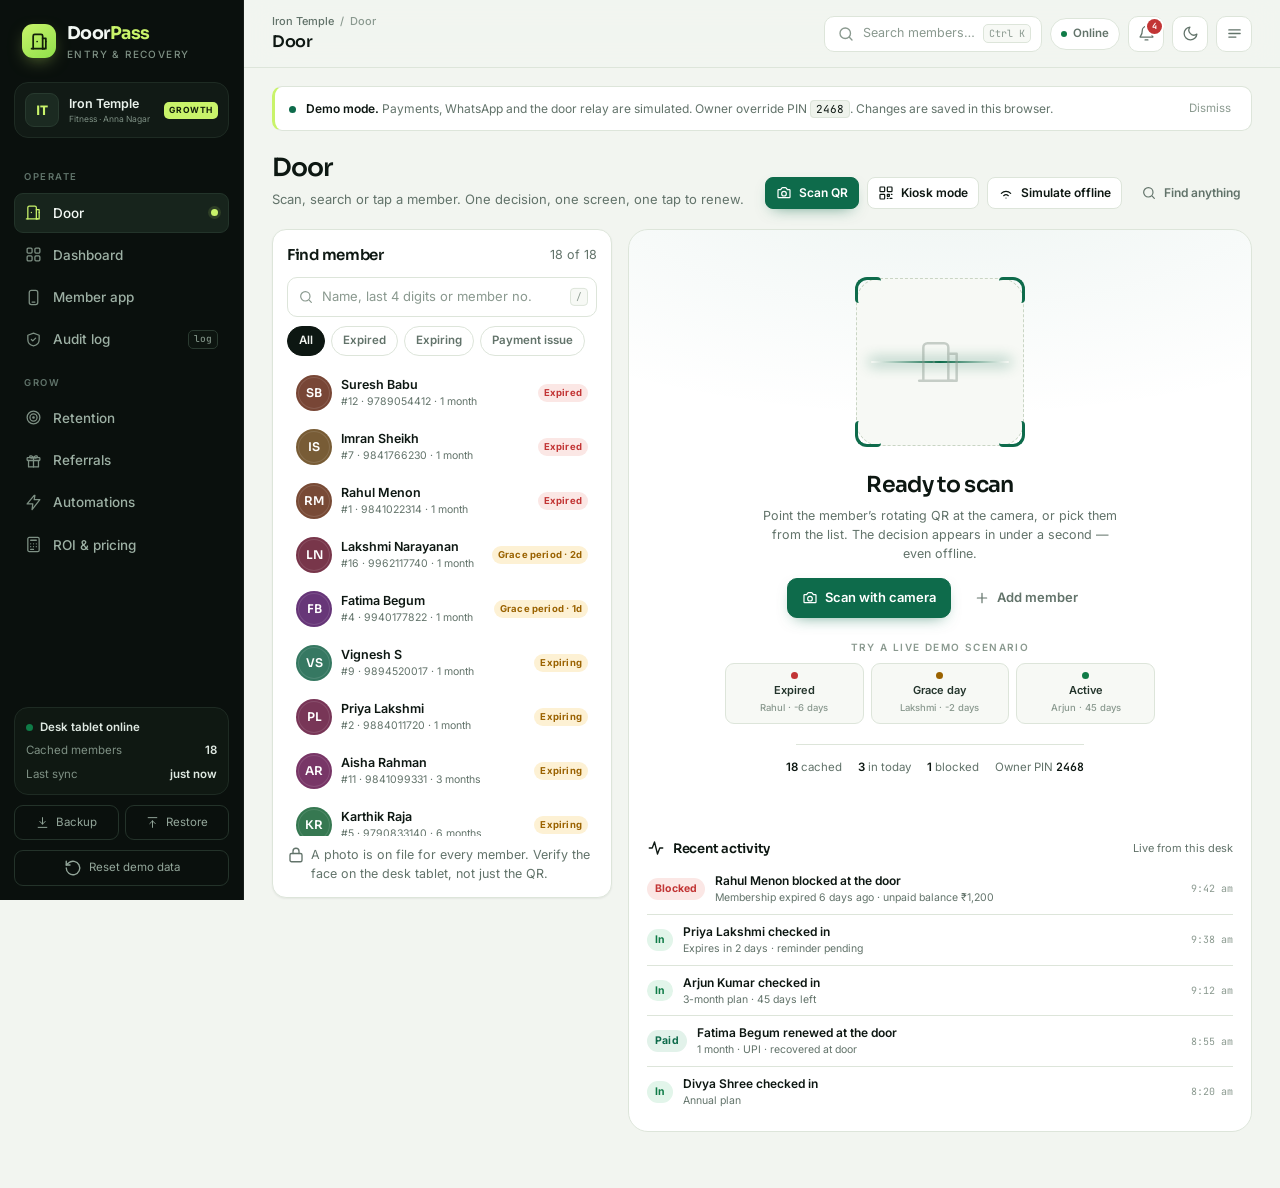
<file: index.html>
<!DOCTYPE html>
<html lang="en" data-theme="light">
<head>
<meta charset="utf-8">
<meta name="viewport" content="width=device-width, initial-scale=1, viewport-fit=cover">
<title>DoorPass — Gym entry, renewals & recovery</title>
<meta name="description" content="DoorPass is the WhatsApp-native door lock and renewal loop for Indian gyms. Scan, block or renew in one tap, and watch recovered revenue climb.">
<meta name="theme-color" content="#0A100D">
<link rel="icon" href="data:image/svg+xml,%3Csvg xmlns='http://www.w3.org/2000/svg' viewBox='0 0 64 64'%3E%3Crect width='64' height='64' rx='16' fill='%230A100D'/%3E%3Cpath d='M20 44V20h16a12 12 0 0 1 0 24H20' fill='none' stroke='%23C9F36A' stroke-width='5' stroke-linecap='round'/%3E%3Cpath d='M20 32h14' stroke='%23C9F36A' stroke-width='5' stroke-linecap='round'/%3E%3C/svg%3E">
<link rel="preconnect" href="https://fonts.googleapis.com">
<link rel="preconnect" href="https://fonts.gstatic.com" crossorigin>
<link href="https://fonts.googleapis.com/css2?family=Inter:wght@400;500;600;700&family=Sora:wght@500;600;700&family=JetBrains+Mono:wght@400;500&display=swap" rel="stylesheet">
<link rel="stylesheet" href="doorpass.css">
</head>
<body>
<a class="skip" href="#main">Skip to content</a>

<div class="app">
  <aside class="sidebar" id="sidebar" aria-label="DoorPass navigation">
    <a class="brand" href="#door" data-nav="door">
      <span class="brand__mark" aria-hidden="true">
        <svg class="ic" viewBox="0 0 24 24" fill="none" stroke="currentColor" stroke-width="2" stroke-linecap="round" stroke-linejoin="round"><path d="M4 21V5a2 2 0 0 1 2-2h8a2 2 0 0 1 2 2v16"/><path d="M2 21h16"/><path d="M9 12h.01"/><path d="M16 8h4v13h-4"/><path d="M20 12h.01"/></svg>
      </span>
      <span><span class="brand__word">Door<span>Pass</span></span><span class="brand__tag">Entry &amp; recovery</span></span>
    </a>

    <div class="gym-card">
      <span class="gym-card__logo">IT</span>
      <span style="min-width:0">
        <span class="gym-card__name">Iron Temple</span>
        <span class="gym-card__sub">Fitness · Anna Nagar</span>
      </span>
      <span class="gym-card__badge">Growth</span>
    </div>

    <nav class="nav" id="nav" aria-label="Main"></nav>

    <div class="sidebar__foot">
      <div class="device-card" aria-label="Device status">
        <div class="device-card__row"><span class="dot" id="side-dot"></span><strong id="side-net">Desk tablet online</strong></div>
        <div class="device-card__row"><span class="muted" style="color:#7E9084">Cached members</span><strong style="margin-left:auto" id="side-cache">16</strong></div>
        <div class="device-card__row"><span style="color:#7E9084">Last sync</span><strong style="margin-left:auto" id="side-sync">just now</strong></div>
      </div>
      <div class="sidebar__tools">
        <button class="sidebar__reset" data-act="export-backup" type="button" title="Download every member and event as JSON">
          <svg class="ic" viewBox="0 0 24 24" fill="none" stroke="currentColor" stroke-width="1.8" stroke-linecap="round" stroke-linejoin="round"><path d="M12 3v12"/><path d="m7 10 5 5 5-5"/><path d="M4 21h16"/></svg>
          Backup
        </button>
        <button class="sidebar__reset" data-act="import-backup" type="button" title="Restore from a DoorPass JSON backup">
          <svg class="ic" viewBox="0 0 24 24" fill="none" stroke="currentColor" stroke-width="1.8" stroke-linecap="round" stroke-linejoin="round"><path d="M12 21V9"/><path d="m7 14 5-5 5 5"/><path d="M4 3h16"/></svg>
          Restore
        </button>
      </div>
      <button class="sidebar__reset" data-act="reset-demo" type="button">
        <svg class="ic" viewBox="0 0 24 24" fill="none" stroke="currentColor" stroke-width="1.8" stroke-linecap="round" stroke-linejoin="round"><path d="M3 12a9 9 0 1 0 3-6.7L3 8"/><path d="M3 3v5h5"/></svg>
        Reset demo data
      </button>
    </div>
  </aside>

  <input type="file" id="backupFile" accept="application/json,.json" hidden>

  <div class="main-wrap">
    <header class="topbar">
      <button class="icon-btn menu-btn" id="menuBtn" aria-label="Open navigation" aria-expanded="false" type="button">
        <svg class="ic" viewBox="0 0 24 24" fill="none" stroke="currentColor" stroke-width="1.8" stroke-linecap="round"><path d="M4 6h16M4 12h16M4 18h16"/></svg>
      </button>
      <div style="min-width:0">
        <div class="topbar__crumb">Iron Temple <span>/</span> <span id="crumb">Door</span></div>
        <div class="topbar__title" id="pageTitle">Door</div>
      </div>
      <div class="topbar__right">
        <button class="search-trigger" data-act="palette" type="button" aria-label="Search everything (Ctrl K)">
          <svg class="ic" viewBox="0 0 24 24" fill="none" stroke="currentColor" stroke-width="1.8" stroke-linecap="round"><circle cx="11" cy="11" r="7"/><path d="m20 20-3.2-3.2"/></svg>
          <span>Search members…</span>
          <kbd>Ctrl K</kbd>
        </button>
        <span class="chip-status hide-xs" id="netChip"><span class="dot" id="netDot"></span><span id="netLabel">Online</span></span>
        <button class="icon-btn notify-btn" id="actionBtn" data-act="action-center" type="button" aria-label="Action center"></button>
        <button class="icon-btn" id="themeBtn" data-act="theme" type="button" aria-label="Switch theme"></button>
        <button class="icon-btn" data-act="palette" type="button" aria-label="Open command menu">
          <svg class="ic" viewBox="0 0 24 24" fill="none" stroke="currentColor" stroke-width="1.8" stroke-linecap="round"><path d="M4 7h16M4 12h16M4 17h10"/></svg>
        </button>
      </div>
    </header>

    <div class="demo-note" id="demoNote">
      <div class="demo-note__body">
        <span class="demo-dot" aria-hidden="true"></span>
        <span><strong>Demo mode.</strong> Payments, WhatsApp and the door relay are simulated. Owner override PIN <code>2468</code>. Changes are saved in this browser.</span>
      </div>
      <button type="button" data-act="dismiss-note" aria-label="Dismiss demo note">Dismiss</button>
    </div>

    <main id="main" tabindex="-1"></main>
  </div>
</div>

<nav class="mobilenav" id="mobilenav" aria-label="Mobile navigation"></nav>
<div id="toast-root" role="status" aria-live="polite"></div>
<div id="modal-root"></div>
<div id="palette-root"></div>

<script src="qrcode.min.js"></script>
<script src="doorpass.js"></script>
</body>
</html>
</file>
<file: doorpass.css>
/* ============================================================
   DoorPass — design system
   ============================================================ */
*, *::before, *::after { box-sizing: border-box; }

:root {
  --bg: #F2F5F0;
  --bg-2: #E9EEE6;
  --surface: #FFFFFF;
  --surface-2: #F7F9F5;
  --surface-3: #EFF3EC;
  --ink: #0D1712;
  --ink-2: #24352C;
  --muted: #62736A;
  --faint: #8A998F;
  --line: #DDE5DA;
  --line-strong: #C9D5C4;
  --brand: #0E6B4B;
  --brand-strong: #084C35;
  --brand-soft: #E2F2EA;
  --lime: #C9F36A;
  --lime-ink: #1B2A0A;
  --ok: #0F7B47;
  --ok-soft: #E2F5EA;
  --warn: #9A6200;
  --warn-soft: #FDF1D4;
  --bad: #C23535;
  --bad-soft: #FBE7E5;
  --info: #2D5BD1;
  --info-soft: #E8EDFC;
  --violet: #6B4BC4;
  --shadow-sm: 0 1px 2px rgba(13, 23, 18, .06);
  --shadow: 0 10px 30px -12px rgba(13, 23, 18, .18), 0 2px 6px rgba(13, 23, 18, .04);
  --shadow-lg: 0 30px 70px -24px rgba(6, 20, 14, .35);
  --r-xs: 8px;
  --r-sm: 10px;
  --r: 14px;
  --r-lg: 20px;
  --r-xl: 28px;
  --sidebar: 244px;
  --topbar: 68px;
  --font: "Inter", system-ui, -apple-system, "Segoe UI", sans-serif;
  --display: "Sora", "Inter", system-ui, sans-serif;
  --mono: "JetBrains Mono", ui-monospace, "Cascadia Code", monospace;
  color-scheme: light;
}

:root[data-theme="dark"] {
  --bg: #090E0B;
  --bg-2: #0D1410;
  --surface: #111A15;
  --surface-2: #0E1712;
  --surface-3: #17231C;
  --ink: #EDF4EF;
  --ink-2: #D5E2DA;
  --muted: #92A39A;
  --faint: #6F8077;
  --line: #223129;
  --line-strong: #2E4036;
  --brand: #37B984;
  --brand-strong: #6ADFA8;
  --brand-soft: #12291F;
  --lime: #C9F36A;
  --lime-ink: #142006;
  --ok: #4ED191;
  --ok-soft: #10281C;
  --warn: #F0B74A;
  --warn-soft: #2C240E;
  --bad: #FF7B73;
  --bad-soft: #301715;
  --info: #8EA8FF;
  --info-soft: #18213D;
  --shadow-sm: 0 1px 2px rgba(0, 0, 0, .35);
  --shadow: 0 16px 40px -18px rgba(0, 0, 0, .8), 0 2px 6px rgba(0, 0, 0, .35);
  --shadow-lg: 0 40px 90px -30px rgba(0, 0, 0, .9);
  color-scheme: dark;
}

html { scroll-behavior: smooth; }
body {
  margin: 0;
  min-height: 100vh;
  background: var(--bg);
  color: var(--ink);
  font-family: var(--font);
  font-size: 14.5px;
  line-height: 1.5;
  -webkit-font-smoothing: antialiased;
  text-rendering: optimizeLegibility;
}
body.modal-open { overflow: hidden; }

h1, h2, h3, h4 { margin: 0; font-family: var(--display); font-weight: 600; letter-spacing: -.02em; }
p { margin: 0; }
a { color: inherit; }
button, input, select, textarea { font: inherit; color: inherit; }
button { cursor: pointer; }
img, svg { display: block; }
::selection { background: var(--lime); color: #101A05; }

:focus-visible {
  outline: 2.5px solid var(--brand);
  outline-offset: 2px;
}
.skip {
  position: fixed; left: 12px; top: 10px; z-index: 200;
  transform: translateY(-160%);
  background: var(--ink); color: var(--bg);
  padding: 10px 16px; border-radius: var(--r-sm); font-weight: 600; text-decoration: none;
}
.skip:focus { transform: none; }

.ic { width: 18px; height: 18px; flex: none; stroke-width: 1.8; }

/* ---------- shell ---------- */
.app { display: flex; min-height: 100vh; }

.sidebar {
  position: fixed; inset: 0 auto 0 0; z-index: 40;
  width: var(--sidebar);
  display: flex; flex-direction: column;
  background: #0A100D;
  color: #E8F0EA;
  border-right: 1px solid rgba(255, 255, 255, .06);
  padding: 18px 14px 14px;
  overflow-y: auto;
}
.sidebar::-webkit-scrollbar { width: 6px; }
.sidebar::-webkit-scrollbar-thumb { background: #253129; border-radius: 8px; }

.brand { display: flex; align-items: center; gap: 11px; padding: 2px 8px 20px; text-decoration: none; }
.brand__mark {
  width: 34px; height: 34px; border-radius: 11px; flex: none;
  display: grid; place-items: center;
  background: linear-gradient(145deg, var(--lime), #8FE04B);
  color: #12200A;
  box-shadow: 0 6px 18px -6px rgba(201, 243, 106, .55);
}
.brand__mark .ic { width: 19px; height: 19px; stroke-width: 2.2; }
.brand__word { font-family: var(--display); font-weight: 700; font-size: 17.5px; letter-spacing: -.03em; color: #F3F8F4; }
.brand__word span { color: var(--lime); }
.brand__tag { display: block; font-family: var(--font); font-size: 10px; letter-spacing: .14em; text-transform: uppercase; color: #7E9084; font-weight: 500; margin-top: 1px; }

.gym-card {
  display: flex; align-items: center; gap: 10px;
  background: #111A15; border: 1px solid #1E2B23;
  border-radius: var(--r); padding: 10px;
  margin-bottom: 18px;
}
.gym-card__logo {
  width: 34px; height: 34px; border-radius: 9px; flex: none;
  display: grid; place-items: center;
  background: #1B2A21; color: var(--lime);
  font-family: var(--display); font-weight: 700; font-size: 13px;
  border: 1px solid #283A2F;
}
.gym-card__name { font-size: 12.5px; font-weight: 600; color: #EAF2EC; white-space: nowrap; overflow: hidden; text-overflow: ellipsis; display: block; }
.gym-card__sub { font-size: 8.5px; color: #7E9084; display: block; white-space: nowrap; overflow: hidden; text-overflow: ellipsis; }
.gym-card__badge {
  margin-left: auto; font-size: 8.5px; letter-spacing: .07em; text-transform: uppercase;
  font-weight: 700; color: #12200A; background: var(--lime);
  padding: 2px 5px; border-radius: 5px; flex: none;
}

.nav-label { font-size: 9.5px; letter-spacing: .16em; text-transform: uppercase; color: #60736A; font-weight: 600; padding: 0 10px; margin: 14px 0 6px; }
.nav { display: flex; flex-direction: column; gap: 2px; }
.nav__item {
  display: flex; align-items: center; gap: 11px;
  padding: 9px 10px; border-radius: 9px;
  color: #9DB0A4; text-decoration: none;
  font-size: 13.5px; font-weight: 500;
  border: 1px solid transparent;
  transition: background .15s, color .15s;
}
.nav__item:hover { background: #121C16; color: #E8F0EA; }
.nav__item.is-active { background: #17241C; color: #F4F9F5; border-color: #23342A; }
.nav__item.is-active .ic { color: var(--lime); }
.nav__item .ic { width: 17px; height: 17px; color: #7E9084; }
.nav__item kbd {
  margin-left: auto; font-family: var(--mono); font-size: 9.5px; color: #7E9084;
  border: 1px solid #2A3A30; border-radius: 5px; padding: 1px 5px; background: #0D1510;
}
.nav__dot { margin-left: auto; width: 7px; height: 7px; border-radius: 50%; background: var(--lime); box-shadow: 0 0 0 3px rgba(201, 243, 106, .12); }

.sidebar__foot { margin-top: auto; padding-top: 18px; }
.device-card {
  background: #0F1812; border: 1px solid #1E2B23; border-radius: var(--r);
  padding: 11px; font-size: 11.5px; color: #90A297;
}
.device-card__row { display: flex; align-items: center; gap: 7px; }
.device-card__row + .device-card__row { margin-top: 6px; }
.device-card strong { color: #DFE9E2; font-weight: 600; }
.dot { width: 7px; height: 7px; border-radius: 50%; background: var(--ok); flex: none; }
.dot--warn { background: var(--warn); }
.dot--bad { background: var(--bad); }
.sidebar__reset {
  margin-top: 10px; width: 100%;
  display: flex; align-items: center; justify-content: center; gap: 7px;
  background: transparent; border: 1px solid #24332A; color: #93A69A;
  border-radius: 9px; padding: 8px; font-size: 11.5px;
}
.sidebar__reset:hover { color: #E8F0EA; border-color: #3A4B40; }
.sidebar__tools { display: flex; gap: 6px; }
.sidebar__tools .sidebar__reset { margin-top: 10px; }
.sidebar__tools .sidebar__reset .ic { width: 13px; height: 13px; }

.main-wrap { flex: 1; min-width: 0; margin-left: var(--sidebar); display: flex; flex-direction: column; }

.topbar {
  position: sticky; top: 0; z-index: 30;
  height: var(--topbar);
  display: flex; align-items: center; gap: 16px;
  padding: 0 28px;
  background: color-mix(in srgb, var(--bg) 86%, transparent);
  backdrop-filter: blur(14px);
  border-bottom: 1px solid var(--line);
}
.topbar__crumb { font-size: 11px; color: var(--muted); font-weight: 500; display: flex; align-items: center; gap: 6px; }
.topbar__crumb span { color: var(--faint); }
.topbar__title { font-family: var(--display); font-size: 16px; font-weight: 600; letter-spacing: -.02em; }
.topbar__right { margin-left: auto; display: flex; align-items: center; gap: 8px; }

.chip-status {
  display: inline-flex; align-items: center; gap: 6px;
  height: 32px; padding: 0 10px; border-radius: 99px;
  border: 1px solid var(--line); background: var(--surface);
  font-size: 11.5px; font-weight: 600; color: var(--muted);
}
.chip-status .dot { width: 6px; height: 6px; }

.icon-btn {
  width: 36px; height: 36px; display: grid; place-items: center;
  background: var(--surface); border: 1px solid var(--line);
  border-radius: var(--r-sm); color: var(--muted);
  transition: border-color .15s, color .15s, background .15s;
}
.icon-btn:hover { color: var(--ink); border-color: var(--line-strong); background: var(--surface-2); }
.icon-btn .ic { width: 17px; height: 17px; }
.search-trigger {
  display: flex; align-items: center; gap: 8px; height: 36px; padding: 0 10px 0 12px;
  border: 1px solid var(--line); background: var(--surface); border-radius: var(--r-sm);
  color: var(--faint); font-size: 12.5px; min-width: 190px;
}
.search-trigger:hover { border-color: var(--line-strong); color: var(--muted); }
.search-trigger kbd { margin-left: auto; font-family: var(--mono); font-size: 10px; border: 1px solid var(--line); border-radius: 5px; padding: 1px 5px; background: var(--surface-2); }
.menu-btn { display: none; }

main#main { flex: 1; padding: 24px 28px 56px; max-width: 1400px; width: 100%; margin: 0 auto; }

.demo-note {
  display: flex; align-items: center; gap: 10px; flex-wrap: wrap;
  background: var(--surface); border: 1px solid var(--line);
  border-left: 3px solid var(--lime);
  border-radius: var(--r-sm); padding: 9px 14px;
  margin: 18px 28px -6px; font-size: 12px; color: var(--muted);
  max-width: 1344px;
}
.demo-note strong { color: var(--ink); font-weight: 600; }
.demo-note__body { display: flex; align-items: flex-start; gap: 10px; flex: 1; min-width: 220px; }
.demo-dot { width: 7px; height: 7px; border-radius: 50%; background: var(--brand); flex: none; margin-top: 6px; }
.demo-note code { font-family: var(--mono); font-size: 11px; background: var(--surface-3); border: 1px solid var(--line); padding: 1px 5px; border-radius: 4px; color: var(--ink); }
.demo-note button { margin-left: auto; background: none; border: 0; color: var(--faint); font-size: 11.5px; padding: 4px 6px; }
.demo-note button:hover { color: var(--ink); }

/* ---------- primitives ---------- */
.card {
  background: var(--surface);
  border: 1px solid var(--line);
  border-radius: var(--r);
  box-shadow: var(--shadow-sm);
}
.card--pad { padding: 18px; }
.card--flush { overflow: hidden; }
.card__head { display: flex; align-items: center; gap: 10px; margin-bottom: 14px; flex-wrap: wrap; }
.card__head h2 { font-size: 15px; }
.card__head .mut { margin-left: auto; }
.card__eyebrow { font-size: 10px; letter-spacing: .14em; text-transform: uppercase; color: var(--faint); font-weight: 600; }

.mut { color: var(--muted); font-size: 12.5px; }
.faint { color: var(--faint); }
.mono { font-family: var(--mono); font-size: 11.5px; letter-spacing: -.02em; }
.hidden { display: none !important; }

.btn {
  display: inline-flex; align-items: center; justify-content: center; gap: 7px;
  min-height: 40px; padding: 0 14px;
  border: 1px solid var(--line); border-radius: var(--r-sm);
  background: var(--surface); color: var(--ink);
  font-weight: 600; font-size: 13px;
  transition: background .15s, border-color .15s, transform .06s, box-shadow .15s;
  white-space: nowrap;
}
.btn:hover { background: var(--surface-2); border-color: var(--line-strong); }
.btn:active { transform: translateY(1px); }
.btn .ic { width: 16px; height: 16px; }
.btn--primary { background: var(--brand); border-color: var(--brand); color: #fff; box-shadow: 0 6px 16px -8px color-mix(in srgb, var(--brand) 70%, transparent); }
.btn--primary:hover { background: var(--brand-strong); border-color: var(--brand-strong); }
:root[data-theme="dark"] .btn--primary { color: #06140D; }
.btn--lime { background: var(--lime); border-color: var(--lime); color: var(--lime-ink); }
.btn--lime:hover { background: #B9E85A; border-color: #B9E85A; }
.btn--ghost { background: transparent; border-color: transparent; color: var(--muted); }
.btn--ghost:hover { background: var(--surface-2); color: var(--ink); border-color: var(--line); }
.btn--danger { color: var(--bad); border-color: color-mix(in srgb, var(--bad) 30%, var(--line)); background: var(--surface); }
.btn--danger:hover { background: var(--bad-soft); }
.btn--sm { min-height: 32px; padding: 0 10px; font-size: 12px; border-radius: 8px; }
.btn--xs { min-height: 28px; padding: 0 8px; font-size: 11.5px; border-radius: 7px; }
.btn--lg { min-height: 50px; padding: 0 20px; font-size: 14.5px; border-radius: 12px; }
.btn--block { width: 100%; }
.btn:disabled { opacity: .5; cursor: not-allowed; transform: none; }

.pill {
  display: inline-flex; align-items: center; gap: 5px;
  font-size: 10.5px; font-weight: 700; letter-spacing: .02em;
  padding: 3px 8px; border-radius: 99px; white-space: nowrap;
  background: var(--surface-3); color: var(--muted);
}
.pill--ok { background: var(--ok-soft); color: var(--ok); }
.pill--warn { background: var(--warn-soft); color: var(--warn); }
.pill--bad { background: var(--bad-soft); color: var(--bad); }
.pill--info { background: var(--info-soft); color: var(--info); }
.pill--brand { background: var(--brand-soft); color: var(--brand); }
.pill--outline { background: transparent; border: 1px solid var(--line); color: var(--muted); }
.pill .dot { width: 5px; height: 5px; }

.chips { display: flex; gap: 6px; flex-wrap: wrap; }
.chip {
  min-height: 30px; padding: 0 11px; display: inline-flex; align-items: center; gap: 6px;
  border-radius: 99px; border: 1px solid var(--line); background: var(--surface);
  color: var(--muted); font-size: 11.5px; font-weight: 600;
}
.chip:hover { border-color: var(--line-strong); color: var(--ink); }
.chip.is-on { background: var(--ink); border-color: var(--ink); color: var(--bg); }
.chip__n { font-size: 10px; opacity: .7; font-family: var(--mono); }

.input, .select, .textarea {
  width: 100%; min-height: 40px; padding: 9px 11px;
  background: var(--surface); border: 1px solid var(--line);
  border-radius: var(--r-sm); color: var(--ink); font-size: 13px;
  transition: border-color .15s, box-shadow .15s;
}
.input:focus, .select:focus, .textarea:focus {
  outline: none; border-color: var(--brand);
  box-shadow: 0 0 0 3px color-mix(in srgb, var(--brand) 14%, transparent);
}
.input::placeholder { color: var(--faint); }
.textarea { min-height: 76px; resize: vertical; }
.field { display: flex; flex-direction: column; gap: 5px; }
.field > label { font-size: 11.5px; font-weight: 600; color: var(--ink-2); }
.field .hint { font-size: 11px; color: var(--faint); }
.field .err { font-size: 11px; color: var(--bad); }
.input-wrap { position: relative; }
.input-wrap .ic { position: absolute; left: 11px; top: 50%; transform: translateY(-50%); width: 16px; height: 16px; color: var(--faint); pointer-events: none; }
.input-wrap .input { padding-left: 34px; }

.switch { display: inline-flex; align-items: center; gap: 9px; cursor: pointer; font-size: 12.5px; color: var(--ink-2); }
.switch input { position: absolute; opacity: 0; width: 1px; height: 1px; }
.switch__track {
  width: 36px; height: 21px; border-radius: 99px; flex: none;
  background: var(--line-strong); position: relative; transition: background .18s;
}
.switch__track::after {
  content: ""; position: absolute; top: 3px; left: 3px;
  width: 15px; height: 15px; border-radius: 50%; background: #fff;
  box-shadow: 0 1px 3px rgba(0, 0, 0, .25); transition: transform .18s;
}
.switch input:checked + .switch__track { background: var(--brand); }
.switch input:checked + .switch__track::after { transform: translateX(15px); }
.switch input:focus-visible + .switch__track { outline: 2.5px solid var(--brand); outline-offset: 2px; }

.search { position: relative; }
.search .ic { position: absolute; left: 11px; top: 50%; transform: translateY(-50%); width: 16px; height: 16px; color: var(--faint); }
.search input { padding-left: 34px; }
.search kbd { position: absolute; right: 9px; top: 50%; transform: translateY(-50%); font-family: var(--mono); font-size: 9.5px; color: var(--faint); border: 1px solid var(--line); border-radius: 4px; padding: 1px 5px; background: var(--surface-2); }

.avatar {
  width: 36px; height: 36px; border-radius: 50%; flex: none;
  display: grid; place-items: center;
  font-family: var(--display); font-weight: 600; font-size: 12px;
  color: #fff; background: hsl(var(--h, 160) 38% 34%);
  border: 2px solid color-mix(in srgb, hsl(var(--h, 160) 38% 34%) 20%, transparent);
  box-shadow: inset 0 0 0 1px rgba(255, 255, 255, .12);
}
.avatar--sm { width: 28px; height: 28px; font-size: 10px; }
.avatar--lg { width: 64px; height: 64px; font-size: 20px; }
.avatar--xl { width: 84px; height: 84px; font-size: 27px; }

/* ---------- page header ---------- */
.page-head { display: flex; align-items: flex-end; gap: 16px; flex-wrap: wrap; margin-bottom: 20px; }
.page-head h1 { font-size: 25px; letter-spacing: -.035em; }
.page-head p { color: var(--muted); font-size: 13px; margin-top: 3px; max-width: 620px; }
.page-head__actions { margin-left: auto; display: flex; gap: 8px; align-items: center; flex-wrap: wrap; }

/* ---------- door ---------- */
.door-grid { display: grid; grid-template-columns: 340px minmax(0, 1fr); gap: 16px; align-items: start; }
@media (max-width: 1100px) { .door-grid { grid-template-columns: 300px minmax(0, 1fr); } }

.find-card { padding: 14px; position: sticky; top: calc(var(--topbar) + 16px); }
.find-card .card__head { margin-bottom: 10px; }
.member-list { margin-top: 10px; max-height: 470px; overflow-y: auto; margin-right: -4px; padding-right: 4px; }
.member-list::-webkit-scrollbar { width: 6px; }
.member-list::-webkit-scrollbar-thumb { background: var(--line-strong); border-radius: 8px; }
.mrow {
  width: 100%; display: flex; align-items: center; gap: 9px;
  padding: 8px; border-radius: 10px; border: 1px solid transparent;
  background: none; text-align: left; color: var(--ink);
}
.mrow:hover { background: var(--surface-2); border-color: var(--line); }
.mrow.is-sel { background: var(--brand-soft); border-color: color-mix(in srgb, var(--brand) 25%, var(--line)); }
.mrow__body { flex: 1; min-width: 0; }
.mrow__name { font-weight: 600; font-size: 12.5px; white-space: nowrap; overflow: hidden; text-overflow: ellipsis; display: block; }
.mrow__meta { font-size: 10.5px; color: var(--muted); white-space: nowrap; overflow: hidden; text-overflow: ellipsis; display: block; }
.mrow .pill { font-size: 9.5px; padding: 2px 6px; }
.list-empty { padding: 20px 10px; text-align: center; color: var(--faint); font-size: 12px; }

.scan-panel {
  position: relative; overflow: hidden;
  border-radius: var(--r-lg);
  border: 1px solid var(--line);
  background:
    radial-gradient(900px 400px at 50% -10%, color-mix(in srgb, var(--brand) 8%, transparent), transparent 70%),
    var(--surface);
  min-height: 560px;
  display: flex; flex-direction: column;
}
.scan-stage { flex: 1; display: flex; flex-direction: column; padding: 26px; }
.scan-stage__status {
  --tone: var(--muted); --tone-soft: var(--surface-3);
  position: relative; border-radius: var(--r-lg);
  border: 1px solid color-mix(in srgb, var(--tone) 26%, var(--line));
  background:
    radial-gradient(600px 260px at 50% 0%, color-mix(in srgb, var(--tone) 12%, transparent), transparent 70%),
    var(--surface);
  padding: 24px; overflow: hidden;
}
.scan-stage__status::before {
  content: ""; position: absolute; inset: 0 0 auto; height: 3px;
  background: linear-gradient(90deg, transparent, var(--tone), transparent);
  opacity: .8;
}
.tone-ok { --tone: var(--ok); }
.tone-warn { --tone: var(--warn); }
.tone-bad { --tone: var(--bad); }
.tone-muted { --tone: var(--muted); }

.verdict-top { display: flex; align-items: flex-start; gap: 18px; }
.verdict-icon {
  width: 92px; height: 92px; border-radius: 50%; flex: none;
  display: grid; place-items: center;
  background: var(--tone-soft, var(--surface-3));
  color: var(--tone);
  border: 1px solid color-mix(in srgb, var(--tone) 22%, transparent);
  box-shadow: 0 0 0 8px color-mix(in srgb, var(--tone) 7%, transparent);
}
.verdict-icon .ic { width: 42px; height: 42px; stroke-width: 2.4; }
.verdict-copy { min-width: 0; padding-top: 4px; }
.verdict-eyebrow { font-size: 10px; letter-spacing: .16em; text-transform: uppercase; font-weight: 700; color: var(--tone); margin-bottom: 4px; }
.verdict-title { font-family: var(--display); font-size: 30px; line-height: 1.08; letter-spacing: -.04em; }
.verdict-sub { color: var(--muted); font-size: 13px; margin-top: 6px; }
.verdict-person { display: flex; align-items: center; gap: 10px; margin-top: 12px; flex-wrap: wrap; }
.verdict-person__name { font-weight: 600; font-size: 13.5px; }
.verdict-person__meta { font-size: 11.5px; color: var(--muted); }

.verdict-meta { display: grid; grid-template-columns: repeat(4, 1fr); gap: 8px; margin-top: 18px; }
.vmeta { background: var(--surface-2); border: 1px solid var(--line); border-radius: 10px; padding: 9px 10px; }
.vmeta__k { font-size: 9.5px; letter-spacing: .08em; text-transform: uppercase; color: var(--faint); font-weight: 600; }
.vmeta__v { font-size: 12.5px; font-weight: 600; margin-top: 2px; white-space: nowrap; overflow: hidden; text-overflow: ellipsis; }
@media (max-width: 640px) { .verdict-meta { grid-template-columns: 1fr 1fr; } }

.verdict-actions { display: flex; gap: 8px; flex-wrap: wrap; margin-top: 18px; }

.scan-idle {
  flex: 1; display: flex; flex-direction: column; align-items: center; justify-content: center;
  text-align: center; padding: 22px; min-height: 420px;
}
.scan-frame {
  position: relative; width: 168px; height: 168px; margin-bottom: 22px;
  border-radius: 24px; background: var(--surface-2);
  border: 1px dashed var(--line-strong);
  display: grid; place-items: center;
}
.scan-frame .corner { position: absolute; width: 26px; height: 26px; border: 3px solid var(--brand); border-radius: 4px; }
.scan-frame .corner:nth-child(1) { top: -2px; left: -2px; border-right: 0; border-bottom: 0; border-top-left-radius: 12px; }
.scan-frame .corner:nth-child(2) { top: -2px; right: -2px; border-left: 0; border-bottom: 0; border-top-right-radius: 12px; }
.scan-frame .corner:nth-child(3) { bottom: -2px; left: -2px; border-right: 0; border-top: 0; border-bottom-left-radius: 12px; }
.scan-frame .corner:nth-child(4) { bottom: -2px; right: -2px; border-left: 0; border-top: 0; border-bottom-right-radius: 12px; }
.scan-frame .scan-line {
  position: absolute; left: 14px; right: 14px; height: 2px; border-radius: 2px;
  background: linear-gradient(90deg, transparent, var(--brand), transparent);
  box-shadow: 0 0 14px 2px color-mix(in srgb, var(--brand) 45%, transparent);
  animation: scan 2.6s cubic-bezier(.45, 0, .55, 1) infinite;
}
.scan-frame > .ic { width: 50px; height: 50px; color: var(--faint); opacity: .45; stroke-width: 1.2; }
@keyframes scan { 0%, 100% { top: 20px; opacity: .35; } 50% { top: 146px; opacity: 1; } }
.scan-idle h2 { font-size: 22px; letter-spacing: -.03em; }
.scan-idle p { color: var(--muted); font-size: 12.5px; max-width: 360px; margin-top: 6px; }
.scan-idle .chips { justify-content: center; margin-top: 16px; }

.demo-scenarios { margin-top: 22px; width: 100%; max-width: 430px; }
.demo-scenarios .card__eyebrow { text-align: center; margin-bottom: 8px; }
.scenario-grid { display: grid; grid-template-columns: repeat(3, 1fr); gap: 7px; }
.scenario {
  border: 1px solid var(--line); background: var(--surface-2); border-radius: 9px;
  padding: 8px 6px; font-size: 11px; font-weight: 600; color: var(--ink-2);
  display: flex; flex-direction: column; align-items: center; gap: 3px;
}
.scenario:hover { border-color: var(--brand); background: var(--brand-soft); }
.scenario span { font-size: 9.5px; color: var(--faint); font-weight: 500; }
.scenario i { width: 7px; height: 7px; border-radius: 50%; display: block; }

.stage-foot {
  display: flex; align-items: center; gap: 16px; flex-wrap: wrap;
  border-top: 1px solid var(--line); margin-top: 20px; padding-top: 13px;
  font-size: 11.5px; color: var(--muted);
}
.stage-foot .dot { margin-right: -10px; }
.stage-foot strong { color: var(--ink); font-weight: 600; }
.stage-foot button { margin-left: auto; }

.feed { padding: 14px 18px; }
.feed__title { display: flex; align-items: center; gap: 8px; margin-bottom: 6px; }
.feed__title h2 { font-size: 13px; }
.feed__title .mut { margin-left: auto; font-size: 11px; }
.feed-row { display: flex; align-items: center; gap: 10px; padding: 8px 0; border-top: 1px solid var(--line); }
.feed-row:first-of-type { border-top: 0; }
.feed-row__body { flex: 1; min-width: 0; }
.feed-row__name { font-size: 12px; font-weight: 600; white-space: nowrap; overflow: hidden; text-overflow: ellipsis; display: block; }
.feed-row__meta { font-size: 10.5px; color: var(--muted); white-space: nowrap; overflow: hidden; text-overflow: ellipsis; display: block; }
.feed-row time { font-size: 10px; color: var(--faint); font-family: var(--mono); }

.banner {
  display: flex; align-items: center; gap: 10px; flex-wrap: wrap;
  border-radius: var(--r-sm); padding: 10px 14px; font-size: 12px;
  background: var(--warn-soft); color: var(--warn);
  border: 1px solid color-mix(in srgb, var(--warn) 20%, transparent);
  margin-bottom: 14px;
}
.banner strong { font-weight: 700; }
.banner button { margin-left: auto; }

/* renewal */
.renew { border-top: 1px solid var(--line); margin-top: 18px; padding-top: 18px; }
.renew__head { display: flex; align-items: center; gap: 8px; margin-bottom: 10px; }
.renew__head h3 { font-size: 14px; }
.renew__head .pill { margin-left: auto; }
.plans { display: grid; grid-template-columns: repeat(4, 1fr); gap: 7px; }
@media (max-width: 720px) { .plans { grid-template-columns: repeat(2, 1fr); } }
.plan {
  position: relative; text-align: left; padding: 10px 9px;
  border: 1.5px solid var(--line); background: var(--surface); border-radius: 10px;
  color: var(--ink); min-height: 74px;
}
.plan:hover { border-color: var(--line-strong); }
.plan.is-on { border-color: var(--brand); background: var(--brand-soft); box-shadow: 0 0 0 2px color-mix(in srgb, var(--brand) 10%, transparent); }
.plan__label { display: block; font-size: 11.5px; font-weight: 700; line-height: 1.2; }
.plan__price { display: block; font-family: var(--display); font-size: 16px; font-weight: 600; letter-spacing: -.03em; margin-top: 3px; line-height: 1.1; }
.plan__per { display: block; font-size: 9.5px; color: var(--faint); margin-top: 1px; line-height: 1.2; }
.plan__offer { position: absolute; top: -7px; right: 6px; font-size: 8.5px; font-weight: 800; letter-spacing: .03em; background: var(--lime); color: var(--lime-ink); padding: 2px 5px; border-radius: 4px; }

.seg { display: inline-flex; padding: 3px; background: var(--surface-2); border: 1px solid var(--line); border-radius: 10px; gap: 2px; margin-top: 11px; flex-wrap: wrap; }
.seg button {
  border: 0; background: none; color: var(--muted); font-size: 11.5px; font-weight: 600;
  padding: 6px 11px; border-radius: 7px; min-height: 30px; display: inline-flex; align-items: center; gap: 5px;
}
.seg button:hover { color: var(--ink); }
.seg button.is-on { background: var(--surface); color: var(--ink); box-shadow: var(--shadow-sm); }
.seg button:disabled { opacity: .4; cursor: not-allowed; }
.renew__cta { display: flex; gap: 8px; align-items: center; margin-top: 12px; flex-wrap: wrap; }
.renew__cta .btn { flex: 1; min-width: 180px; }
.renew__note { font-size: 10.5px; color: var(--faint); margin-top: 7px; display: flex; align-items: center; gap: 5px; flex-wrap: wrap; }
.renew__note .ic { width: 12px; height: 12px; }

/* ---------- dashboard ---------- */
.hero {
  position: relative; overflow: hidden;
  border-radius: 18px; padding: 22px 24px;
  background:
    radial-gradient(700px 300px at 88% -30%, rgba(201, 243, 106, .28), transparent 60%),
    radial-gradient(500px 240px at 20% 120%, rgba(58, 182, 128, .22), transparent 60%),
    linear-gradient(115deg, #08281B, #0D4B34 55%, #10664A);
  color: #F2F8F4; display: flex; align-items: center; gap: 24px; flex-wrap: wrap;
  border: 1px solid #1C5C42;
  box-shadow: 0 20px 46px -26px rgba(8, 40, 27, .8);
  margin-bottom: 16px;
}
.hero::after {
  content: ""; position: absolute; inset: 0;
  background-image: radial-gradient(rgba(255, 255, 255, .10) 1px, transparent 1px);
  background-size: 18px 18px; opacity: .5; mask-image: linear-gradient(90deg, transparent, #000);
  pointer-events: none;
}
.hero__main { position: relative; z-index: 1; }
.hero__k { font-size: 10px; letter-spacing: .16em; text-transform: uppercase; color: #A9C9B6; font-weight: 600; }
.hero__v { font-family: var(--display); font-size: 38px; line-height: 1.05; letter-spacing: -.05em; font-weight: 600; margin-top: 4px; }
.hero__delta { display: inline-flex; align-items: center; gap: 5px; font-size: 11px; color: var(--lime); margin-top: 5px; font-weight: 600; }
.hero__delta .ic { width: 13px; height: 13px; }
.hero__atrisk { margin-left: auto; position: relative; z-index: 1; text-align: right; background: rgba(4, 22, 14, .28); border: 1px solid rgba(201, 243, 106, .22); padding: 10px 14px; border-radius: 12px; backdrop-filter: blur(4px); }
.hero__atrisk b { display: block; font-family: var(--display); font-size: 22px; letter-spacing: -.04em; color: #F7E9C8; }
.hero__atrisk span { font-size: 10px; letter-spacing: .1em; text-transform: uppercase; color: #A9C9B6; font-weight: 600; }
.hero__spark { position: absolute; right: 20px; bottom: 12px; opacity: .4; width: 220px; height: 56px; z-index: 0; }

.kpis { display: grid; grid-template-columns: repeat(4, 1fr); gap: 10px; margin-bottom: 16px; }
@media (max-width: 1000px) { .kpis { grid-template-columns: repeat(2, 1fr); } }
.kpi {
  background: var(--surface); border: 1px solid var(--line); border-radius: var(--r);
  padding: 13px 14px; text-align: left; color: var(--ink); min-height: 0;
  display: flex; flex-direction: column; gap: 2px; transition: border-color .15s, transform .06s;
}
button.kpi:hover { border-color: var(--line-strong); }
button.kpi:active { transform: translateY(1px); }
.kpi__k { font-size: 10px; letter-spacing: .08em; text-transform: uppercase; color: var(--faint); font-weight: 600; display: flex; align-items: center; gap: 6px; }
.kpi__v { font-family: var(--display); font-size: 24px; letter-spacing: -.04em; font-weight: 600; }
.kpi__sub { font-size: 10.5px; color: var(--muted); }
.kpi--alert .kpi__v { color: var(--bad); }

.dash-grid { display: grid; grid-template-columns: minmax(0, 1.35fr) minmax(0, 1fr); gap: 16px; margin-bottom: 16px; }
@media (max-width: 980px) { .dash-grid { grid-template-columns: 1fr; } }

.chart-card { padding: 18px; }
.chart-head { display: flex; align-items: flex-start; gap: 10px; margin-bottom: 8px; }
.chart-head h2 { font-size: 15px; }
.chart-head .mut { font-size: 11.5px; }
.chart-toggle { margin-left: auto; }
.chart-wrap { position: relative; margin-top: 6px; }
.chart-wrap svg { width: 100%; height: auto; display: block; overflow: visible; }
.chart-tip {
  position: absolute; pointer-events: none; z-index: 3;
  background: var(--ink); color: var(--bg); border-radius: 7px;
  padding: 5px 9px; font-size: 10.5px; font-weight: 600;
  transform: translate(-50%, -120%); opacity: 0; transition: opacity .1s;
  white-space: nowrap; box-shadow: var(--shadow);
}
.chart-tip.is-on { opacity: 1; }
.chart-tip span { display: block; font-size: 9px; opacity: .7; font-weight: 500; }

.digest { padding: 18px; display: flex; flex-direction: column; }
.digest-bubble {
  background: #DCF8C6; color: #12210F; border-radius: 12px 12px 12px 3px;
  padding: 12px 14px; font-size: 12px; line-height: 1.55; white-space: pre-line;
  box-shadow: var(--shadow-sm); font-family: var(--font);
}
:root[data-theme="dark"] .digest-bubble { background: #1F3A28; color: #DDF3E3; }
.digest-bubble b { font-weight: 700; }
.digest-foot { margin-top: auto; padding-top: 12px; display: flex; align-items: center; gap: 8px; flex-wrap: wrap; }
.digest-foot .mut { font-size: 10.5px; }

.queue { padding: 18px; }
.queue__row { display: flex; align-items: center; gap: 9px; padding: 9px 0; border-top: 1px solid var(--line); }
.queue__row:first-of-type { border-top: 0; }
.queue__badge { width: 30px; height: 30px; border-radius: 8px; display: grid; place-items: center; font-size: 10px; font-weight: 800; background: var(--surface-3); color: var(--muted); flex: none; }
.queue__badge--now { background: var(--warn-soft); color: var(--warn); }
.queue__body { flex: 1; min-width: 0; }
.queue__t { font-size: 12px; font-weight: 600; display: block; }
.queue__s { font-size: 10.5px; color: var(--muted); display: block; }
.queue__cost { font-size: 10.5px; color: var(--faint); font-family: var(--mono); }

.auto-card { padding: 18px; margin-bottom: 16px; }
.setting-row { display: flex; align-items: flex-start; gap: 14px; padding: 11px 0; border-top: 1px solid var(--line); }
.setting-row:first-of-type { border-top: 0; padding-top: 0; }
.setting-row__body { flex: 1; min-width: 0; }
.setting-row__t { font-size: 12.5px; font-weight: 600; }
.setting-row__s { font-size: 11px; color: var(--muted); margin-top: 1px; display: block; }
.setting-row .select { width: auto; min-width: 76px; min-height: 34px; padding: 4px 8px; font-size: 12px; }

/* member table */
.list-card { padding: 0; overflow: hidden; }
.list-head { display: flex; align-items: center; gap: 10px; flex-wrap: wrap; padding: 15px 16px 0; }
.list-head h2 { font-size: 15px; }
.list-head .mut { font-size: 11px; }
.list-tools { margin-left: auto; display: flex; gap: 7px; align-items: center; flex-wrap: wrap; }
.list-tools .search input { min-height: 34px; font-size: 12px; width: 190px; }
.list-filters { padding: 10px 16px 12px; display: flex; gap: 6px; flex-wrap: wrap; }

.mtable { width: 100%; }
.mtable__head, .mtable__row {
  display: grid;
  grid-template-columns: minmax(180px, 1.6fr) 92px 92px 116px 120px 132px;
  gap: 10px; align-items: center; padding: 9px 16px;
}
.mtable__head {
  font-size: 9.5px; letter-spacing: .1em; text-transform: uppercase; color: var(--faint);
  font-weight: 700; border-top: 1px solid var(--line); border-bottom: 1px solid var(--line);
  background: var(--surface-2);
}
.mtable__row { border-bottom: 1px solid var(--line); cursor: pointer; transition: background .12s; }
.mtable__row:hover { background: var(--surface-2); }
.mtable__row:last-child { border-bottom: 0; }
.mtable__name { display: flex; align-items: center; gap: 9px; min-width: 0; }
.mtable__n { font-size: 12.5px; font-weight: 600; white-space: nowrap; overflow: hidden; text-overflow: ellipsis; display: block; }
.mtable__p { font-size: 10.5px; color: var(--muted); display: block; }
.mcell { font-size: 11.5px; color: var(--muted); min-width: 0; }
.mcell b { color: var(--ink); font-weight: 600; }
.mtable__actions { display: flex; gap: 5px; justify-content: flex-end; }
.mtable__actions .btn { min-height: 28px; padding: 0 7px; font-size: 10.5px; border-radius: 7px; }
.mtable__actions .icon-btn { width: 28px; height: 28px; border-radius: 7px; }

.empty { padding: 38px 20px; text-align: center; }
.empty h3 { font-size: 15px; margin-bottom: 4px; }
.empty p { color: var(--muted); font-size: 12px; }

@media (max-width: 900px) {
  .mtable__head { display: none; }
  .mtable__row { grid-template-columns: 1fr auto; gap: 6px 10px; padding: 12px 14px; align-items: start; }
  .mtable__name { grid-column: 1; }
  .mtable__actions { grid-column: 2; grid-row: 1; }
  .mcell--plan, .mcell--ends { display: none; }
  .mcell--status { grid-column: 1; }
  .mcell--pay { grid-column: 2; grid-row: 2; justify-self: end; }
}

/* ---------- member phone ---------- */
.member-layout { display: grid; grid-template-columns: minmax(0, 420px) minmax(0, 1fr); gap: 24px; align-items: start; }
@media (max-width: 980px) { .member-layout { grid-template-columns: 1fr; } }

.preview-tools { display: flex; align-items: center; gap: 8px; flex-wrap: wrap; margin-bottom: 14px; }
.preview-tools .select { width: auto; min-width: 170px; min-height: 36px; }

.phone {
  width: 100%; max-width: 400px; margin: 0 auto;
  border-radius: 34px; padding: 10px;
  background: linear-gradient(160deg, #1A2820, #070C09);
  box-shadow: var(--shadow-lg), inset 0 0 0 1px rgba(255, 255, 255, .08);
  position: relative;
}
.phone__screen {
  border-radius: 26px; overflow: hidden;
  background: var(--bg);
  min-height: 660px;
  position: relative;
}
.phone__notch { position: absolute; top: 8px; left: 50%; transform: translateX(-50%); width: 82px; height: 18px; background: #050806; border-radius: 99px; z-index: 4; }
.phone__status { display: flex; justify-content: space-between; align-items: center; padding: 13px 18px 0; font-size: 9.5px; font-weight: 700; color: var(--ink); letter-spacing: .02em; }
.phone__status .icons { display: flex; gap: 3px; align-items: center; }
.phone__status .icons i { display: block; width: 12px; height: 8px; border: 1px solid currentColor; border-radius: 2px; }
.phone__status .icons i:last-child { width: 16px; border: 0; height: 8px; background: linear-gradient(90deg, currentColor 78%, transparent 78%); border-radius: 1px; }
.phone__body { padding: 12px 14px 20px; }
.member-top { display: flex; align-items: center; gap: 9px; margin-bottom: 12px; }
.member-top__gym { font-size: 12px; font-weight: 700; display: block; }
.member-top__sub { font-size: 9.5px; color: var(--muted); display: block; }
.member-top .icon-btn { margin-left: auto; width: 30px; height: 30px; border-radius: 9px; position: relative; }
.member-top .icon-btn .dot { position: absolute; top: 5px; right: 5px; width: 6px; height: 6px; }

.member-hero {
  position: relative; overflow: hidden; border-radius: 18px; padding: 16px;
  background:
    radial-gradient(420px 200px at 90% -20%, rgba(201, 243, 106, .3), transparent 65%),
    linear-gradient(135deg, #0A3021, #0F5C3F 65%, #13795A);
  color: #F1F8F3; box-shadow: 0 18px 36px -22px rgba(5, 35, 23, .8);
}
.member-hero::after { content: ""; position: absolute; inset: 0; background-image: radial-gradient(rgba(255,255,255,.12) 1px, transparent 1px); background-size: 16px 16px; opacity: .35; mask-image: linear-gradient(120deg, transparent 30%, #000); pointer-events: none; }
.member-hero__top { display: flex; justify-content: space-between; align-items: flex-start; position: relative; z-index: 1; }
.member-hero__k { font-size: 9px; letter-spacing: .14em; text-transform: uppercase; color: #A9C9B6; font-weight: 600; }
.member-hero__name { font-family: var(--display); font-size: 18px; letter-spacing: -.03em; margin-top: 2px; }
.member-hero__id { font-family: var(--mono); font-size: 9.5px; color: #A9C9B6; margin-top: 2px; }
.member-hero__ring { position: relative; width: 86px; height: 86px; flex: none; }
.member-hero__ring svg { width: 86px; height: 86px; transform: rotate(-90deg); }
.member-hero__ring .bg { stroke: rgba(255, 255, 255, .16); }
.member-hero__ring .fg { stroke: var(--lime); stroke-linecap: round; transition: stroke-dashoffset .5s; }
.member-hero__ring .txt { position: absolute; inset: 0; display: flex; flex-direction: column; align-items: center; justify-content: center; text-align: center; }
.member-hero__ring b { font-family: var(--display); font-size: 22px; line-height: 1; letter-spacing: -.04em; }
.member-hero__ring span { font-size: 7.5px; text-transform: uppercase; letter-spacing: .1em; color: #B7D2C1; margin-top: 2px; }
.member-hero__foot { display: flex; align-items: center; gap: 6px; margin-top: 14px; position: relative; z-index: 1; flex-wrap: wrap; }
.member-hero__foot .pill { background: rgba(255, 255, 255, .12); color: #EAF4EE; backdrop-filter: blur(2px); }
.member-hero__foot .pill--ok { background: rgba(201, 243, 106, .18); color: var(--lime); }
.member-hero__foot .pill--warn { background: rgba(240, 183, 74, .18); color: #F5CE85; }
.member-hero__foot .pill--bad { background: rgba(255, 123, 115, .18); color: #FFB0AA; }

.qr-card { background: var(--surface); border: 1px solid var(--line); border-radius: 16px; padding: 14px; margin-top: 12px; text-align: center; }
.qr-box { width: 186px; height: 186px; margin: 2px auto 8px; padding: 10px; background: #fff; border-radius: 12px; box-shadow: var(--shadow-sm); }
.qr-box svg { width: 100%; height: 100%; }
.qr-meta { display: flex; align-items: center; justify-content: center; gap: 6px; font-size: 9.5px; color: var(--muted); }
.qr-meta .mono { font-size: 9px; color: var(--faint); }
.qr-bar { height: 4px; border-radius: 4px; background: var(--surface-3); overflow: hidden; margin: 9px auto 5px; width: 186px; }
.qr-bar i { display: block; height: 100%; background: var(--brand); transition: width .25s linear; }
.qr-hint { font-size: 9.5px; color: var(--faint); }

.member-actions { display: grid; grid-template-columns: repeat(3, 1fr); gap: 7px; margin-top: 12px; }
.member-actions button { display: flex; flex-direction: column; align-items: center; gap: 5px; padding: 10px 4px; font-size: 10px; font-weight: 600; border-radius: 11px; background: var(--surface); border: 1px solid var(--line); color: var(--ink-2); min-height: 0; }
.member-actions button:hover { border-color: var(--line-strong); background: var(--surface-2); }
.member-actions .ic { width: 17px; height: 17px; color: var(--brand); }

.sheet { background: var(--surface); border: 1px solid var(--line); border-radius: 16px; padding: 13px; margin-top: 12px; }
.sheet h3 { font-size: 12px; margin-bottom: 2px; }
.sheet .mut { font-size: 10px; }
.sheet .plans { grid-template-columns: 1fr 1fr; margin-top: 9px; gap: 6px; }
.sheet .plan { min-height: 62px; padding: 8px; }
.sheet .plan__price { font-size: 14px; }
.sheet .seg { width: 100%; margin-top: 8px; }
.sheet .seg button { flex: 1; justify-content: center; }
.sheet .btn--lg { min-height: 44px; font-size: 13px; margin-top: 9px; }

.member-section { margin-top: 14px; }
.member-section__head { display: flex; align-items: center; gap: 8px; margin-bottom: 6px; }
.member-section__head h3 { font-size: 11.5px; letter-spacing: .04em; text-transform: uppercase; color: var(--faint); }
.member-section__head span { margin-left: auto; font-size: 9.5px; color: var(--faint); }
.hist { display: flex; align-items: center; gap: 9px; padding: 8px 0; border-top: 1px solid var(--line); }
.hist:first-of-type { border-top: 0; }
.hist__ic { width: 28px; height: 28px; border-radius: 8px; display: grid; place-items: center; background: var(--surface-3); color: var(--muted); flex: none; }
.hist__ic .ic { width: 13px; height: 13px; }
.hist__body { flex: 1; min-width: 0; }
.hist__t { font-size: 11px; font-weight: 600; display: block; }
.hist__s { font-size: 9.5px; color: var(--muted); display: block; }
.hist__a { font-size: 11px; font-weight: 700; font-family: var(--display); }
.hist button { border: 0; background: none; color: var(--brand); font-size: 9.5px; font-weight: 600; padding: 3px 4px; }

.notice { display: flex; gap: 9px; padding: 9px; border-radius: 10px; background: var(--surface); border: 1px solid var(--line); margin-top: 7px; }
.notice .ic { width: 15px; height: 15px; color: var(--brand); margin-top: 1px; }
.notice__t { font-size: 10.5px; font-weight: 600; display: block; }
.notice__s { font-size: 9.5px; color: var(--muted); margin-top: 1px; display: block; }

.phone-caption { text-align: center; margin-top: 16px; font-size: 11px; color: var(--faint); }

.side-notes { display: flex; flex-direction: column; gap: 12px; }
.note-card { padding: 16px; }
.note-card h3 { font-size: 13px; margin-bottom: 3px; }
.note-card p { font-size: 11.5px; color: var(--muted); }
.note-card ul { margin: 9px 0 0; padding: 0; list-style: none; display: flex; flex-direction: column; gap: 7px; }
.note-card li { display: flex; gap: 8px; font-size: 11.5px; color: var(--ink-2); }
.note-card li .ic { width: 14px; height: 14px; color: var(--ok); margin-top: 2px; }

/* ---------- audit ---------- */
.audit-grid { display: grid; grid-template-columns: minmax(0, 1.6fr) minmax(0, 1fr); gap: 16px; align-items: start; }
@media (max-width: 980px) { .audit-grid { grid-template-columns: 1fr; } }
.evt { display: grid; grid-template-columns: 74px 96px minmax(0, 1fr) 96px; gap: 10px; align-items: center; padding: 9px 16px; border-bottom: 1px solid var(--line); font-size: 11.5px; }
.evt:last-child { border-bottom: 0; }
.evt--head { font-size: 9.5px; letter-spacing: .1em; text-transform: uppercase; color: var(--faint); font-weight: 700; background: var(--surface-2); border-top: 1px solid var(--line); }
.evt time { font-family: var(--mono); font-size: 9.5px; color: var(--faint); }
.evt__d { min-width: 0; }
.evt__t { font-weight: 600; font-size: 11.5px; white-space: nowrap; overflow: hidden; text-overflow: ellipsis; display: block; }
.evt__s { font-size: 10px; color: var(--muted); white-space: nowrap; overflow: hidden; text-overflow: ellipsis; display: block; }
.evt__a { text-align: right; font-family: var(--mono); font-size: 10.5px; color: var(--muted); }
@media (max-width: 640px) {
  .evt { grid-template-columns: 58px minmax(0, 1fr); }
  .evt--head { display: none; }
  .evt .pill { grid-column: 2; justify-self: start; }
  .evt__d { grid-column: 1 / -1; }
  .evt__a { grid-column: 2; text-align: left; }
}

.posture { padding: 16px; }
.posture__row { display: flex; gap: 9px; padding: 9px 0; border-top: 1px solid var(--line); }
.posture__row:first-of-type { border-top: 0; }
.posture__ic { width: 26px; height: 26px; border-radius: 8px; background: var(--ok-soft); color: var(--ok); display: grid; place-items: center; flex: none; }
.posture__ic .ic { width: 14px; height: 14px; }
.posture__t { font-size: 11.5px; font-weight: 600; }
.posture__s { font-size: 10.5px; color: var(--muted); }

/* ---------- ROI ---------- */
.roi-grid { display: grid; grid-template-columns: minmax(0, 1fr) minmax(0, 1fr); gap: 16px; align-items: start; margin-bottom: 20px; }
@media (max-width: 960px) { .roi-grid { grid-template-columns: 1fr; } }
.calc { padding: 20px; }
.slider { margin-top: 15px; }
.slider__top { display: flex; align-items: baseline; gap: 8px; margin-bottom: 5px; }
.slider__k { font-size: 11.5px; font-weight: 600; color: var(--ink-2); }
.slider__v { margin-left: auto; font-family: var(--display); font-size: 14px; font-weight: 600; color: var(--brand); }
.slider input[type=range] { width: 100%; accent-color: var(--brand); height: 22px; }
.slider__scale { display: flex; justify-content: space-between; font-size: 9.5px; color: var(--faint); }
.slider__hint { margin-top: 5px; font-size: 10.5px; color: var(--muted); }
.slider__hint b { color: var(--ink-2); font-weight: 700; }
.presets { display: flex; gap: 6px; flex-wrap: wrap; margin-top: 16px; }

.result {
  position: relative; overflow: hidden; padding: 22px;
  background:
    radial-gradient(500px 240px at 100% 0%, rgba(201, 243, 106, .2), transparent 60%),
    linear-gradient(140deg, #08281B, #0C4632);
  color: #F1F8F3; border-radius: var(--r); border: 1px solid #1C5C42;
}
.result__k { font-size: 10px; letter-spacing: .14em; text-transform: uppercase; color: #A9C9B6; font-weight: 600; }
.result__v { font-family: var(--display); font-size: 42px; letter-spacing: -.055em; line-height: 1.05; margin: 2px 0 2px; }
.result__row { display: flex; align-items: center; gap: 8px; padding: 9px 0; border-top: 1px solid rgba(255, 255, 255, .12); font-size: 11.5px; }
.result__row span:first-child { color: #A9C9B6; }
.result__row b { margin-left: auto; font-weight: 700; }
.result__callout { margin-top: 12px; padding: 10px 12px; border-radius: 10px; background: rgba(201, 243, 106, .10); border: 1px solid rgba(201, 243, 106, .25); font-size: 11.5px; color: #DDF3C6; }
.result__callout b { color: var(--lime); }

.plans-grid { display: grid; grid-template-columns: repeat(3, 1fr); gap: 12px; }
@media (max-width: 900px) { .plans-grid { grid-template-columns: 1fr; } }
.price-card { position: relative; padding: 20px; border-radius: var(--r); border: 1px solid var(--line); background: var(--surface); display: flex; flex-direction: column; gap: 10px; }
.price-card--featured { border-color: var(--brand); box-shadow: 0 0 0 1px var(--brand), var(--shadow); }
.price-card__tag { position: absolute; top: -10px; left: 18px; background: var(--lime); color: var(--lime-ink); font-size: 9px; font-weight: 800; letter-spacing: .08em; text-transform: uppercase; padding: 3px 8px; border-radius: 5px; }
.price-card h3 { font-size: 15px; }
.price-card__price { font-family: var(--display); font-size: 30px; letter-spacing: -.05em; line-height: 1; }
.price-card__price small { font-family: var(--font); font-size: 11.5px; color: var(--muted); font-weight: 500; letter-spacing: 0; }
.price-card__was { font-size: 10.5px; color: var(--faint); text-decoration: line-through; }
.price-card__list { list-style: none; margin: 2px 0 8px; padding: 0; display: flex; flex-direction: column; gap: 6px; }
.price-card__list li { display: flex; gap: 7px; font-size: 11.5px; color: var(--ink-2); }
.price-card__list .ic { width: 13px; height: 13px; color: var(--ok); margin-top: 2px; }
.price-card .btn { margin-top: auto; }

.guarantee { display: flex; gap: 12px; align-items: flex-start; padding: 16px 18px; border-radius: var(--r); border: 1px dashed color-mix(in srgb, var(--brand) 45%, var(--line)); background: var(--brand-soft); }
.guarantee .ic { color: var(--brand); width: 22px; height: 22px; flex: none; }
.guarantee h3 { font-size: 13.5px; }
.guarantee p { font-size: 11.5px; color: var(--muted); margin-top: 2px; }

/* ---------- modal / drawer ---------- */
.overlay {
  position: fixed; inset: 0; z-index: 100;
  background: rgba(4, 10, 7, .55);
  backdrop-filter: blur(6px);
  display: flex; align-items: center; justify-content: center;
  padding: 20px;
  animation: fade .16s ease-out;
}
@keyframes fade { from { opacity: 0; } }
.modal {
  width: 100%; max-width: 520px; max-height: calc(100vh - 40px);
  background: var(--surface); border: 1px solid var(--line);
  border-radius: var(--r-lg); box-shadow: var(--shadow-lg);
  display: flex; flex-direction: column; overflow: hidden;
  animation: pop .18s cubic-bezier(.2, .9, .3, 1.1);
}
@keyframes pop { from { opacity: 0; transform: translateY(10px) scale(.98); } }
.modal--wide { max-width: 760px; }
.modal__head { display: flex; align-items: flex-start; gap: 10px; padding: 18px 20px 12px; }
.modal__head h2 { font-size: 17px; letter-spacing: -.03em; }
.modal__head p { font-size: 11.5px; color: var(--muted); margin-top: 2px; }
.modal__head .icon-btn { margin-left: auto; flex: none; }
.modal__body { padding: 0 20px 20px; overflow-y: auto; }
.modal__foot { display: flex; gap: 8px; padding: 13px 20px; border-top: 1px solid var(--line); background: var(--surface-2); }
.modal__foot .btn { flex: 1; }
.form-grid { display: grid; grid-template-columns: 1fr 1fr; gap: 11px; }
.form-grid .span2 { grid-column: 1 / -1; }
@media (max-width: 520px) { .form-grid { grid-template-columns: 1fr; } .form-grid .span2 { grid-column: auto; } }

.pin-input { display: flex; gap: 8px; justify-content: center; margin: 8px 0 4px; }
.pin-input input {
  width: 52px; height: 58px; text-align: center;
  font-family: var(--mono); font-size: 22px; font-weight: 600;
  border: 1.5px solid var(--line); border-radius: 10px; background: var(--surface-2);
}
.pin-input input:focus { border-color: var(--brand); outline: none; box-shadow: 0 0 0 3px color-mix(in srgb, var(--brand) 14%, transparent); }
.pin-input.is-bad input { border-color: var(--bad); animation: shake .3s; }
@keyframes shake { 25% { transform: translateX(-4px); } 75% { transform: translateX(4px); } }
.err-line { text-align: center; color: var(--bad); font-size: 11.5px; min-height: 18px; }

.receipt { border: 1px solid var(--line); border-radius: 12px; padding: 16px; background: var(--surface-2); font-size: 12px; }
.receipt__head { display: flex; justify-content: space-between; gap: 10px; padding-bottom: 10px; border-bottom: 1px dashed var(--line-strong); }
.receipt__gym { font-family: var(--display); font-weight: 600; font-size: 14px; }
.receipt__no { font-family: var(--mono); font-size: 10px; color: var(--muted); text-align: right; }
.receipt__rows { margin-top: 10px; display: flex; flex-direction: column; gap: 5px; }
.receipt__row { display: flex; justify-content: space-between; gap: 12px; color: var(--muted); }
.receipt__row b { color: var(--ink); font-weight: 600; }
.receipt__total { border-top: 1px dashed var(--line-strong); margin-top: 8px; padding-top: 8px; display: flex; justify-content: space-between; font-family: var(--display); font-size: 15px; font-weight: 600; }
.receipt__fine { margin-top: 10px; font-size: 9.5px; color: var(--faint); line-height: 1.5; }

.detail-grid { display: grid; grid-template-columns: 1fr 1fr; gap: 10px; }
.detail { background: var(--surface-2); border: 1px solid var(--line); border-radius: 9px; padding: 8px 10px; }
.detail__k { font-size: 9.5px; text-transform: uppercase; letter-spacing: .07em; color: var(--faint); font-weight: 600; }
.detail__v { font-size: 12px; font-weight: 600; margin-top: 1px; }
.detail-grid .span2 { grid-column: 1 / -1; }
.drawer-actions { display: flex; gap: 6px; flex-wrap: wrap; margin-top: 14px; }
.drawer-actions .btn { flex: 1; min-width: 120px; }

/* ---------- QR scanner ---------- */
.scanner { display: flex; flex-direction: column; gap: 12px; }
.scanner__viewport {
  position: relative; width: 100%; aspect-ratio: 4 / 3; max-height: 340px;
  background: #07100B; border-radius: 14px; overflow: hidden;
  display: grid; place-items: center;
}
.scanner__viewport video { width: 100%; height: 100%; object-fit: cover; opacity: .92; }
.scanner__frame { position: absolute; width: min(62%, 230px); aspect-ratio: 1; pointer-events: none; }
.scanner__frame span { position: absolute; width: 28px; height: 28px; border: 3px solid var(--lime); border-radius: 6px; }
.scanner__frame span:nth-child(1) { top: 0; left: 0; border-right: 0; border-bottom: 0; border-top-left-radius: 12px; }
.scanner__frame span:nth-child(2) { top: 0; right: 0; border-left: 0; border-bottom: 0; border-top-right-radius: 12px; }
.scanner__frame span:nth-child(3) { bottom: 0; left: 0; border-right: 0; border-top: 0; border-bottom-left-radius: 12px; }
.scanner__frame span:nth-child(4) { bottom: 0; right: 0; border-left: 0; border-top: 0; border-bottom-right-radius: 12px; }
.scanner__frame i { position: absolute; left: 6%; right: 6%; top: 8%; height: 2px; background: var(--lime); box-shadow: 0 0 12px var(--lime); animation: scanline 2.2s ease-in-out infinite; }
@keyframes scanline { 0%, 100% { top: 8%; opacity: .35; } 50% { top: 90%; opacity: 1; } }
.scanner__status {
  position: absolute; left: 12px; right: 12px; bottom: 12px;
  padding: 8px 11px; border-radius: 8px; font-size: 11px; font-weight: 600; text-align: center;
  color: #EAF2EC; background: rgba(4, 10, 7, .74); backdrop-filter: blur(8px);
}
.scanner__status.is-bad { color: #FFB4AD; }
.scanner__manual label { display: block; font-size: 10.5px; font-weight: 600; color: var(--muted); margin-bottom: 6px; }
.scanner__row { display: flex; gap: 7px; }
.scanner__row .input { flex: 1; min-width: 0; font-family: var(--mono); font-size: 11px; }
.scanner__row .btn { flex: none; }
@media (max-width: 520px) {
  .scanner__row { flex-direction: column; }
  .scanner__row .btn { width: 100%; }
}

/* ---------- palette ---------- */
.palette { width: 100%; max-width: 560px; align-self: flex-start; margin-top: 8vh; background: var(--surface); border: 1px solid var(--line); border-radius: 14px; box-shadow: var(--shadow-lg); overflow: hidden; }
.palette__search { display: flex; align-items: center; gap: 9px; padding: 13px 15px; border-bottom: 1px solid var(--line); }
.palette__search .ic { color: var(--faint); }
.palette__search input { border: 0; background: none; width: 100%; font-size: 14px; outline: none; }
.palette__search kbd { font-family: var(--mono); font-size: 9.5px; border: 1px solid var(--line); border-radius: 4px; padding: 2px 5px; color: var(--faint); }
.palette__list { max-height: 360px; overflow-y: auto; padding: 6px; }
.palette__item { width: 100%; display: flex; align-items: center; gap: 10px; padding: 9px 10px; border: 0; background: none; border-radius: 8px; text-align: left; color: var(--ink); }
.palette__item:hover, .palette__item.is-sel { background: var(--surface-2); }
.palette__item__body { flex: 1; min-width: 0; }
.palette__item__t { font-size: 12.5px; font-weight: 600; }
.palette__item__s { font-size: 10.5px; color: var(--muted); }
.palette__item .pill { font-size: 9px; }
.palette__group { font-size: 9px; letter-spacing: .12em; text-transform: uppercase; color: var(--faint); font-weight: 700; padding: 8px 10px 4px; }
.palette__empty { padding: 24px; text-align: center; color: var(--faint); font-size: 12px; }

/* ---------- toast ---------- */
#toast-root { position: fixed; z-index: 200; bottom: 22px; left: 50%; transform: translateX(-50%); display: flex; flex-direction: column; gap: 8px; align-items: center; width: min(420px, calc(100vw - 32px)); pointer-events: none; }
.toast {
  display: flex; align-items: center; gap: 9px;
  background: var(--ink); color: var(--bg);
  border-radius: 11px; padding: 10px 14px; font-size: 12px; font-weight: 500;
  box-shadow: var(--shadow-lg); animation: toastin .22s cubic-bezier(.2, .9, .3, 1.1);
  pointer-events: auto;
}
.toast .ic { width: 15px; height: 15px; flex: none; }
.toast--ok .ic { color: var(--lime); }
.toast--bad .ic { color: #FF9B94; }
.toast--warn .ic { color: #F5CE85; }
.toast.is-out { animation: toastout .2s forwards; }
@keyframes toastin { from { opacity: 0; transform: translateY(8px) scale(.98); } }
@keyframes toastout { to { opacity: 0; transform: translateY(6px) scale(.98); } }

/* ---------- mobile nav ---------- */
.mobilenav { display: none; }

@media (max-width: 1024px) {
  .sidebar { transform: translateX(-100%); transition: transform .22s; }
  .sidebar.is-open { transform: none; box-shadow: var(--shadow-lg); }
  .main-wrap { margin-left: 0; }
  .menu-btn { display: grid; }
  main#main { padding: 18px 16px 92px; }
  .topbar { padding: 0 16px; gap: 10px; }
  .search-trigger { min-width: 0; }
  .search-trigger span { display: none; }
  .search-trigger kbd { display: none; }
  .demo-note { margin: 12px 16px -2px; }
  .mobilenav {
    display: flex; position: fixed; bottom: 0; left: 0; right: 0; z-index: 35;
    background: color-mix(in srgb, var(--surface) 92%, transparent);
    backdrop-filter: blur(14px); border-top: 1px solid var(--line);
    padding: 7px 8px calc(7px + env(safe-area-inset-bottom));
  }
  .mobilenav a {
    flex: 1; display: flex; flex-direction: column; align-items: center; gap: 3px;
    text-decoration: none; color: var(--faint); font-size: 9.5px; font-weight: 600;
    padding: 5px 2px; border-radius: 8px;
  }
  .mobilenav a .ic { width: 19px; height: 19px; }
  .mobilenav a.is-active { color: var(--brand); }
  .mobilenav a.is-active .ic { color: var(--brand); }
}

@media (max-width: 760px) {
  .door-grid { grid-template-columns: 1fr; }
  .find-card { position: static; }
  .member-list { max-height: 260px; }
  .scan-panel { min-height: 480px; }
  .scan-stage { padding: 16px; }
  .verdict-top { gap: 12px; }
  .verdict-icon { width: 64px; height: 64px; }
  .verdict-icon .ic { width: 30px; height: 30px; }
  .verdict-title { font-size: 23px; }
  .hero { padding: 18px; }
  .hero__v { font-size: 32px; }
  .hero__atrisk { margin-left: 0; text-align: left; }
  .member-layout { gap: 16px; }
  .page-head h1 { font-size: 21px; }
  .topbar__title { font-size: 14px; }
  .page-head__actions { margin-left: 0; }
}

@media (max-width: 520px) {
  .hide-xs { display: none !important; }
  .demo-note { font-size: 11px; }
  .modal { max-height: calc(100vh - 16px); }
  .overlay { padding: 8px; }
  .plan__price { font-size: 14px; }
  .verdict-meta { grid-template-columns: 1fr 1fr; }
  .stage-foot { gap: 10px; }
  .stage-foot button { margin-left: 0; }
}

@media (prefers-reduced-motion: reduce) {
  *, *::before, *::after { animation-duration: .001ms !important; animation-iteration-count: 1 !important; transition-duration: .001ms !important; scroll-behavior: auto !important; }
  .scan-frame .scan-line { display: none; }
}

@media print {
  body * { visibility: hidden !important; }
  .receipt, .receipt * { visibility: visible !important; }
  .receipt { position: fixed; inset: 0; margin: 0; border: 0; border-radius: 0; padding: 24px; }
}

/* ---------- door relay simulator ---------- */
.relay { display: flex; align-items: center; gap: 11px; margin-top: 14px; padding: 10px 12px; border: 1px solid var(--line); border-radius: 12px; background: var(--surface-2); transition: border-color .2s, background .2s; }
.relay.is-open { border-color: color-mix(in srgb, var(--ok) 45%, transparent); background: var(--ok-soft); animation: relayGlow 1.4s ease-out; }
.relay.is-blocked { border-color: color-mix(in srgb, var(--bad) 45%, transparent); background: var(--bad-soft); animation: relayShake .35s; }
.relay__gate { position: relative; width: 38px; height: 38px; border-radius: 9px; background: var(--surface-3); border: 1px solid var(--line); flex: none; overflow: hidden; }
.relay__gate i { position: absolute; top: 7px; bottom: 7px; width: 10px; background: var(--line-strong); border-radius: 2px; transition: transform .45s cubic-bezier(.2,.8,.2,1); }
.relay__gate i:first-child { left: 8px; }
.relay__gate i:last-child { right: 8px; }
.relay.is-open .relay__gate i:first-child { transform: translateX(-13px) skewY(-8deg); }
.relay.is-open .relay__gate i:last-child { transform: translateX(13px) skewY(8deg); }
.relay.is-open .relay__gate { border-color: color-mix(in srgb, var(--ok) 45%, transparent); }
.relay__body { flex: 1; min-width: 0; display: flex; flex-direction: column; gap: 1px; }
.relay__k { display: flex; align-items: center; gap: 4px; font-size: 9px; letter-spacing: .12em; text-transform: uppercase; color: var(--faint); font-weight: 700; }
.relay__k .ic { width: 11px; height: 11px; }
.relay__t { font-size: 12px; font-weight: 700; color: var(--ink); }
.relay__s { font-size: 10px; color: var(--muted); white-space: nowrap; overflow: hidden; text-overflow: ellipsis; }
.relay__led { width: 9px; height: 9px; border-radius: 50%; background: var(--faint); flex: none; box-shadow: 0 0 0 3px color-mix(in srgb, var(--faint) 20%, transparent); }
.relay.is-open .relay__led { background: var(--ok); box-shadow: 0 0 0 4px color-mix(in srgb, var(--ok) 22%, transparent); animation: ledPulse 1s infinite; }
.relay.is-blocked .relay__led { background: var(--bad); box-shadow: 0 0 0 4px color-mix(in srgb, var(--bad) 22%, transparent); }
.relay__btns { display: flex; align-items: center; gap: 4px; flex: none; }
@keyframes ledPulse { 50% { opacity: .35; } }
@keyframes relayGlow { from { box-shadow: 0 0 0 4px color-mix(in srgb, var(--ok) 22%, transparent); } to { box-shadow: none; } }
@keyframes relayShake { 25% { transform: translateX(-3px); } 75% { transform: translateX(3px); } }

/* ---------- retention radar ---------- */
.ret-grid { display: grid; grid-template-columns: minmax(0, 1.5fr) minmax(0, 1fr); gap: 16px; margin-bottom: 16px; }
.radar-card { padding: 18px; }
.risk-row { display: flex; align-items: center; gap: 10px; padding: 10px 0; border-top: 1px solid var(--line); }
.risk-row:first-of-type { border-top: 0; padding-top: 2px; }
.risk-score { width: 44px; height: 44px; border-radius: 50%; flex: none; display: flex; flex-direction: column; align-items: center; justify-content: center; position: relative; background: conic-gradient(var(--sc) calc(var(--p) * 1%), var(--surface-3) 0); }
.risk-score::before { content: ''; position: absolute; inset: 4px; background: var(--surface); border-radius: 50%; }
.risk-score b { position: relative; font-family: var(--display); font-size: 13px; line-height: 1; }
.risk-score i { position: relative; font-style: normal; font-size: 7px; letter-spacing: .08em; text-transform: uppercase; color: var(--faint); margin-top: 1px; }
.risk-score--bad { --sc: var(--bad); }
.risk-score--warn { --sc: var(--warn); }
.risk-score--info { --sc: var(--brand); }
.risk-body { flex: 1; min-width: 0; display: flex; flex-direction: column; gap: 3px; }
.risk-name { font-size: 12.5px; font-weight: 650; display: flex; align-items: center; gap: 6px; }
.risk-sent { font-style: normal; font-size: 8.5px; letter-spacing: .08em; text-transform: uppercase; background: var(--ok-soft); color: var(--ok); padding: 2px 5px; border-radius: 4px; font-weight: 700; }
.risk-tags { display: flex; flex-wrap: wrap; gap: 4px; }
.risk-tags span { font-size: 9.5px; color: var(--muted); background: var(--surface-2); border: 1px solid var(--line); padding: 2px 6px; border-radius: 20px; }
.risk-val { font-family: var(--display); font-size: 12.5px; font-weight: 600; white-space: nowrap; }
.risk-val small { font-size: 9px; color: var(--faint); font-family: var(--font); font-weight: 500; }
.risk-acts { display: flex; align-items: center; gap: 4px; }
.radar-foot { border-top: 1px solid var(--line); padding-top: 10px; margin-top: 4px; font-size: 10.5px; color: var(--muted); }
.campaign-card { padding: 18px; display: flex; flex-direction: column; }
.camp-to { display: flex; align-items: center; gap: 6px; font-size: 10.5px; color: var(--muted); font-weight: 600; margin-bottom: 7px; }
.camp-bubble { background: #DCF8C6; color: #0B2A16; border-radius: 12px 12px 12px 3px; padding: 11px 12px; font-size: 11.5px; line-height: 1.45; box-shadow: inset 0 0 0 1px rgba(0, 0, 0, .04); }
:root[data-theme="dark"] .camp-bubble { background: #173B27; color: #DFF5E6; }
.camp-stats { display: flex; gap: 14px; font-size: 10.5px; color: var(--muted); margin: 12px 0; }
.camp-stats b { color: var(--ink); font-weight: 700; }
.camp-note { font-size: 10px; color: var(--faint); margin-top: 8px; line-height: 1.5; }
.forecast-card { padding: 18px; margin-bottom: 16px; }
.forecast { display: grid; grid-template-columns: 180px minmax(0, 1fr) 240px; gap: 22px; align-items: center; margin-top: 6px; }
.forecast__big span { display: block; font-size: 9.5px; letter-spacing: .14em; text-transform: uppercase; color: var(--faint); font-weight: 700; }
.forecast__big b { display: block; font-family: var(--display); font-size: 32px; letter-spacing: -.05em; line-height: 1.1; margin: 3px 0; }
.forecast__big small { font-size: 10px; color: var(--ok); font-weight: 600; }
.forecast__meters { display: flex; flex-direction: column; gap: 10px; }
.meter { display: grid; grid-template-columns: 1fr auto; gap: 2px 10px; font-size: 10.5px; color: var(--muted); }
.meter b { color: var(--ink); font-family: var(--mono); font-size: 10.5px; }
.meter i { grid-column: 1 / -1; height: 5px; border-radius: 99px; background: var(--brand); opacity: .75; display: block; transition: width .3s; }
.meter--ok i { background: var(--ok); }
.meter--warn i { background: var(--warn); }
.forecast__rate label { display: flex; justify-content: space-between; font-size: 10.5px; font-weight: 600; color: var(--muted); margin-bottom: 6px; }
.forecast__rate label b { color: var(--ink); }
.forecast__rate input { width: 100%; accent-color: var(--brand); }
.forecast__scale { display: flex; justify-content: space-between; font-size: 9px; color: var(--faint); margin-top: 2px; }
.forecast__foot { font-size: 10px; color: var(--faint); margin-top: 14px; padding-top: 10px; border-top: 1px solid var(--line); }

/* ---------- campaign modal ---------- */
.camp-targets { display: flex; flex-direction: column; gap: 4px; max-height: 220px; overflow: auto; border: 1px solid var(--line); border-radius: 10px; padding: 6px; }
.camp-check { display: flex; align-items: center; gap: 8px; padding: 7px 8px; border-radius: 8px; cursor: pointer; }
.camp-check:hover { background: var(--surface-2); }
.camp-check input { accent-color: var(--brand); flex: none; }
.camp-check__body { flex: 1; min-width: 0; display: flex; flex-direction: column; }
.camp-check__n { font-size: 11.5px; font-weight: 650; }
.camp-check__s { font-size: 9.5px; color: var(--muted); white-space: nowrap; overflow: hidden; text-overflow: ellipsis; }
.camp-check__score { font-family: var(--mono); font-size: 10px; color: var(--warn); background: var(--warn-soft); border-radius: 5px; padding: 2px 5px; }
.camp-preview__k { display: flex; align-items: center; gap: 5px; font-size: 9px; letter-spacing: .12em; text-transform: uppercase; color: var(--faint); font-weight: 700; margin-bottom: 6px; }
.camp-preview .camp-bubble { max-width: 100%; }

@media (max-width: 980px) {
  .ret-grid { grid-template-columns: 1fr; }
  .forecast { grid-template-columns: 1fr 1fr; }
  .forecast__rate { grid-column: 1 / -1; }
}
@media (max-width: 640px) {
  .forecast { grid-template-columns: 1fr; gap: 16px; }
  .risk-val { display: none; }
  .risk-acts .btn { font-size: 0; gap: 0; padding: 0 7px; }
  .risk-acts .btn .ic { width: 13px; height: 13px; }
  .relay { gap: 8px; }
  .relay__s { white-space: normal; }
  .relay__btns .btn { display: none; }
}
.camp-playbook { margin-top: auto; padding-top: 14px; border-top: 1px solid var(--line); display: flex; flex-direction: column; gap: 9px; }
.camp-step { display: flex; gap: 8px; align-items: flex-start; }
.camp-step span { width: 18px; height: 18px; border-radius: 50%; background: var(--surface-3); color: var(--muted); display: grid; place-items: center; font-size: 9px; font-weight: 800; flex: none; }
.camp-step p { font-size: 10px; color: var(--faint); line-height: 1.45; }
.camp-step b { color: var(--muted); display: block; font-size: 10.5px; }
.camp-step code { font-size: 9.5px; }

/* ============================================================
   REFERRAL ENGINE
   ============================================================ */
.hero--ref {
  background:
    radial-gradient(700px 300px at 88% -30%, rgba(201, 243, 106, .22), transparent 60%),
    radial-gradient(520px 240px at 18% 130%, rgba(107, 75, 196, .42), transparent 62%),
    linear-gradient(115deg, #191233, #2A1F52 55%, #382A6B);
  border-color: #42337A;
}
.hero--ref .hero__delta { color: #D9C9FF; }
.ref-grid { display: grid; grid-template-columns: minmax(0, 1.55fr) minmax(0, 1fr); gap: 16px; margin-bottom: 16px; }
.ref-board, .ref-engine, .ref-activity { padding: 18px; }
.ref-row { display: flex; align-items: center; gap: 10px; padding: 10px 0; border-top: 1px solid var(--line); }
.ref-row:first-of-type { border-top: 0; padding-top: 2px; }
.ref-rank { width: 18px; flex: none; font-family: var(--mono); font-size: 10px; color: var(--faint); text-align: center; }
.ref-rank--gold { color: #B8860B; font-weight: 800; font-size: 12px; }
.ref-row__body { flex: 1; min-width: 0; display: flex; flex-direction: column; gap: 2px; }
.ref-row__n { font-size: 12.5px; font-weight: 650; }
.ref-row__c { font-size: 9.5px; color: var(--muted); white-space: nowrap; overflow: hidden; text-overflow: ellipsis; }
.ref-row > .ref-row__n { font-family: var(--mono); font-size: 14px; min-width: 20px; text-align: center; }
.ref-row > .ref-row__n.is-zero { color: var(--faint); }
.ref-row__acts { display: flex; align-items: center; gap: 4px; }
.ref-linkbox { display: flex; align-items: center; gap: 8px; background: var(--surface-2); border: 1px solid var(--line); border-radius: 10px; padding: 7px 9px; }
.ref-linkbox code { font-family: var(--mono); font-size: 10.5px; color: var(--muted); overflow: hidden; text-overflow: ellipsis; white-space: nowrap; flex: 1; }
.ref-meta { display: flex; gap: 14px; flex-wrap: wrap; font-size: 10.5px; color: var(--muted); }
.ref-meta span { display: flex; align-items: center; gap: 5px; }
.ref-meta .ic { width: 13px; height: 13px; color: var(--brand); }
.ref-meta b { color: var(--ink); }
.ref-act { display: flex; align-items: center; gap: 10px; padding: 9px 0; border-top: 1px solid var(--line); }
.ref-act:first-of-type { border-top: 0; }
.ref-act__ic { width: 30px; height: 30px; border-radius: 9px; background: var(--brand-soft); color: var(--brand); display: grid; place-items: center; flex: none; }
.ref-act__ic .ic { width: 14px; height: 14px; }
.ref-act__body { flex: 1; min-width: 0; display: flex; flex-direction: column; gap: 1px; }
.ref-act__t { font-size: 12px; font-weight: 600; }
.ref-act__s { font-size: 9.5px; color: var(--muted); white-space: nowrap; overflow: hidden; text-overflow: ellipsis; }
.ref-act time { font-size: 9.5px; color: var(--faint); flex: none; }
.kpi--good .kpi__v { color: var(--ok); }

/* ============================================================
   PEAK-HOUR HEATMAP
   ============================================================ */
.heat-card { padding: 18px; margin-bottom: 16px; }
.heat { display: grid; grid-template-columns: 42px repeat(8, minmax(0, 1fr)); gap: 4px; margin-top: 4px; }
.heat__h { font-size: 9px; letter-spacing: .06em; text-transform: uppercase; color: var(--faint); text-align: center; font-weight: 600; padding-bottom: 2px; }
.heat__d { display: flex; align-items: center; font-size: 10px; font-weight: 600; color: var(--muted); }
.heat__c {
  height: 34px; border: 0; border-radius: 6px; cursor: pointer;
  background: color-mix(in srgb, var(--brand) calc(var(--i) * 58%), var(--surface-2));
  color: var(--ink); font-family: var(--mono); font-size: 9.5px;
  display: grid; place-items: center; transition: transform .12s, box-shadow .12s;
}
:root[data-theme="dark"] .heat__c { color: #EAF4EE; background: color-mix(in srgb, var(--brand) calc(var(--i) * 40%), var(--surface-2)); }
.heat__c:hover { transform: translateY(-1px); box-shadow: var(--shadow-sm); }
.heat__c.is-peak { box-shadow: inset 0 0 0 1.5px var(--lime); font-weight: 700; }
.heat__c.is-sel { outline: 2px solid var(--ink); outline-offset: 1px; }
.heat__foot { display: flex; align-items: center; gap: 12px; margin-top: 12px; padding-top: 10px; border-top: 1px solid var(--line); }
.heat__foot span { display: flex; flex-direction: column; gap: 2px; min-width: 0; }
.heat__foot b { font-size: 11.5px; font-weight: 650; }
.heat__foot em { font-style: normal; font-size: 10px; color: var(--muted); }
.heat__foot .btn { margin-left: auto; flex: none; }

/* ============================================================
   KIOSK MODE
   ============================================================ */
body.kiosk-on { overflow: hidden; }
.kiosk {
  position: fixed; inset: 0; z-index: 90; display: flex; flex-direction: column;
  padding: clamp(14px, 2.6vw, 32px); color: #EAF4EE;
  background:
    radial-gradient(900px 520px at 50% -10%, rgba(55, 185, 132, .22), transparent 62%),
    radial-gradient(700px 420px at 50% 120%, rgba(201, 243, 106, .10), transparent 60%),
    #05110B;
  animation: kioskIn .28s ease-out;
}
@keyframes kioskIn { from { opacity: 0; } to { opacity: 1; } }
.kiosk__top { display: flex; align-items: center; gap: 14px; flex: none; }
.kiosk__brand { display: flex; align-items: center; gap: 9px; font-family: var(--display); font-weight: 700; font-size: 18px; letter-spacing: -.02em; }
.kiosk__mark { width: 34px; height: 34px; border-radius: 10px; display: grid; place-items: center; background: rgba(201, 243, 106, .12); color: var(--lime); border: 1px solid rgba(201, 243, 106, .28); }
.kiosk__mark .ic { width: 18px; height: 18px; }
.kiosk__gym { margin-left: 4px; padding: 3px 9px; border-radius: 99px; background: rgba(255, 255, 255, .07); border: 1px solid rgba(255, 255, 255, .12); font-family: var(--font); font-size: 10px; font-weight: 600; letter-spacing: .04em; color: #B9CCBF; text-transform: uppercase; }
.kiosk__clock { margin-left: auto; font-family: var(--mono); font-size: clamp(15px, 2vw, 20px); color: #B9CCBF; }
.kiosk__top .btn { color: #DCE9E1; border-color: rgba(255, 255, 255, .2); }
.kiosk__top .btn:hover { background: rgba(255, 255, 255, .08); }
.kiosk__stage { flex: 1; display: grid; place-items: center; min-height: 0; padding: 18px 0; }
.kiosk__idle { display: flex; flex-direction: column; align-items: center; text-align: center; gap: 8px; width: 100%; max-width: 620px; }
.kiosk__scan { width: clamp(96px, 14vw, 138px); height: clamp(96px, 14vw, 138px); border-radius: 50%; display: grid; place-items: center; color: var(--lime); border: 2px dashed rgba(201, 243, 106, .5); background: radial-gradient(circle, rgba(201, 243, 106, .14), transparent 70%); animation: kioskPulse 2.4s ease-in-out infinite; }
.kiosk__scan .ic { width: 48%; height: 48%; }
@keyframes kioskPulse { 0%, 100% { box-shadow: 0 0 0 0 rgba(201, 243, 106, .18); } 50% { box-shadow: 0 0 0 18px rgba(201, 243, 106, 0); } }
.kiosk__hint { font-family: var(--display); font-size: clamp(24px, 4.4vw, 46px); font-weight: 600; letter-spacing: -.03em; line-height: 1.1; }
.kiosk__sub { font-size: clamp(11px, 1.3vw, 14px); color: #9FB4A7; }
.kiosk__actions { display: flex; gap: 10px; flex-wrap: wrap; justify-content: center; margin-top: 14px; }
.kiosk__btn { display: inline-flex; align-items: center; gap: 8px; min-height: 46px; padding: 0 20px; border-radius: 11px; border: 1px solid rgba(201, 243, 106, .4); background: var(--lime); color: #10210E; font-family: var(--font); font-size: 13px; font-weight: 700; cursor: pointer; }
.kiosk__btn .ic { width: 17px; height: 17px; }
.kiosk__btn--ghost { background: transparent; color: #DCE9E1; border-color: rgba(255, 255, 255, .24); }
.kiosk__btn--ghost:hover { background: rgba(255, 255, 255, .07); }
.kiosk__manual { display: flex; align-items: center; gap: 6px; flex-wrap: wrap; justify-content: center; margin-top: 18px; width: 100%; max-width: 520px; }
.kiosk__manual input { flex: 1; min-width: 170px; min-height: 38px; padding: 0 12px; border-radius: 9px; border: 1px solid rgba(255, 255, 255, .16); background: rgba(255, 255, 255, .06); color: #EAF4EE; font-size: 12px; }
.kiosk__manual input::placeholder { color: #7C8F83; }
.kiosk__manual .err { flex-basis: 100%; text-align: center; }
.kiosk__verdict { display: flex; flex-direction: column; align-items: center; text-align: center; gap: 6px; animation: kioskVerdict .3s cubic-bezier(.2, .9, .3, 1.2); }
@keyframes kioskVerdict { from { opacity: 0; transform: scale(.94); } to { opacity: 1; transform: none; } }
.kiosk__icon { width: clamp(76px, 11vw, 104px); height: clamp(76px, 11vw, 104px); border-radius: 50%; display: grid; place-items: center; margin-bottom: 6px; }
.kiosk__icon .ic { width: 56%; height: 56%; }
.kiosk__verdict--open .kiosk__icon { background: rgba(55, 185, 132, .16); color: #61E3A8; box-shadow: 0 0 0 10px rgba(55, 185, 132, .08); }
.kiosk__verdict--blocked .kiosk__icon { background: rgba(194, 53, 53, .18); color: #FF8B8B; box-shadow: 0 0 0 10px rgba(194, 53, 53, .08); }
.kiosk__name { font-family: var(--display); font-size: clamp(28px, 5vw, 52px); font-weight: 600; letter-spacing: -.04em; line-height: 1.05; }
.kiosk__msg { font-size: clamp(14px, 1.8vw, 19px); color: #CFE0D6; }
.kiosk__verdict--open .kiosk__msg { color: #8CEBBF; }
.kiosk__verdict--blocked .kiosk__msg { color: #FFA9A9; }
.kiosk__bottom { flex: none; display: grid; grid-template-columns: auto minmax(0, 1fr); gap: 24px; align-items: center; padding-top: 14px; border-top: 1px solid rgba(255, 255, 255, .1); }
.kiosk__stats { display: flex; gap: clamp(14px, 3vw, 34px); }
.kiosk__stats div { display: flex; flex-direction: column; gap: 1px; }
.kiosk__stats b { font-family: var(--display); font-size: clamp(18px, 2.4vw, 26px); letter-spacing: -.03em; }
.kiosk__stats span { font-size: 9px; letter-spacing: .1em; text-transform: uppercase; color: #7E9488; font-weight: 600; }
.kiosk__recent { display: flex; align-items: center; gap: 14px; min-width: 0; overflow: hidden; }
.kiosk__recent__k { font-size: 9px; letter-spacing: .12em; text-transform: uppercase; color: #7E9488; font-weight: 700; flex: none; }
.kiosk__ev { display: flex; flex-direction: column; gap: 1px; min-width: 0; max-width: 210px; padding: 6px 10px; border-radius: 8px; background: rgba(255, 255, 255, .05); border: 1px solid rgba(255, 255, 255, .08); }
.kiosk__ev b { font-size: 10.5px; font-weight: 600; white-space: nowrap; overflow: hidden; text-overflow: ellipsis; }
.kiosk__ev em { font-style: normal; font-size: 9px; color: #8FA396; }

@media (max-width: 980px) {
  .ref-grid { grid-template-columns: 1fr; }
}
@media (max-width: 760px) {
  .kiosk__recent { display: none; }
  .kiosk__bottom { grid-template-columns: 1fr; }
  .kiosk__stats { justify-content: space-between; }
  .heat { grid-template-columns: 34px repeat(8, minmax(0, 1fr)); gap: 3px; }
  .heat__c { height: 28px; font-size: 8.5px; }
  .heat__foot { align-items: flex-start; flex-wrap: wrap; }
  .ref-row__acts .btn { font-size: 0; gap: 0; padding: 0 7px; }
  .ref-row__acts .btn .ic { width: 13px; height: 13px; }
}
@media (max-width: 520px) {
  .kiosk__gym { display: none; }
  .kiosk__clock { display: none; }
  .kiosk__top { justify-content: space-between; }
  .kiosk__manual input { min-width: 120px; }
}

/* ============================================================
   ACTION CENTER + AUTOMATION RULES
   ============================================================ */
.notify-btn { position: relative; }
.notify-badge {
  position: absolute; top: 2px; right: 1px; min-width: 15px; height: 15px; padding: 0 4px;
  border-radius: 99px; background: var(--bad); color: #fff; font-family: var(--mono);
  font-size: 8.5px; font-weight: 700; line-height: 15px; text-align: center;
  box-shadow: 0 0 0 2px var(--surface);
}
.hero--auto {
  background:
    radial-gradient(700px 300px at 88% -30%, rgba(201, 243, 106, .22), transparent 60%),
    radial-gradient(520px 240px at 18% 130%, rgba(45, 91, 209, .4), transparent 62%),
    linear-gradient(115deg, #0A1B2E, #103352 55%, #164A6B);
  border-color: #2A5A7C;
}
.hero--auto .hero__delta { color: #BFE0F4; }
.auto-grid { display: grid; grid-template-columns: minmax(0, 1.5fr) minmax(0, 1fr); gap: 16px; margin-bottom: 16px; }
.auto-rules, .auto-log, .action-peek, .reports-card { padding: 18px; }
.auto-side { display: flex; flex-direction: column; gap: 16px; min-width: 0; }
.auto-side .card { flex: none; }
.rule-row {
  display: flex; align-items: center; gap: 11px; padding: 11px 0;
  border-top: 1px solid var(--line); transition: opacity .15s;
}
.rule-row:first-of-type { border-top: 0; padding-top: 2px; }
.rule-row.is-off { opacity: .55; }
.rule-ico {
  width: 34px; height: 34px; border-radius: 10px; flex: none; display: grid; place-items: center;
  background: var(--brand-soft); color: var(--brand); border: 1px solid color-mix(in srgb, var(--brand) 14%, transparent);
}
.rule-ico .ic { width: 16px; height: 16px; }
.rule-body { flex: 1; min-width: 0; display: flex; flex-direction: column; gap: 1px; }
.rule-t { font-size: 12.5px; font-weight: 650; }
.rule-s { font-size: 10px; color: var(--muted); line-height: 1.4; }
.rule-last { font-size: 9px; letter-spacing: .04em; color: var(--faint); font-family: var(--mono); text-transform: uppercase; margin-top: 2px; }
.rule-acts { display: flex; align-items: center; gap: 8px; flex: none; }
.rule-acts .btn { white-space: nowrap; }
.progress { height: 7px; border-radius: 99px; background: var(--surface-3); overflow: hidden; margin: 4px 0 7px; }
.progress--lg { height: 10px; margin: 0 0 8px; }
.progress i { display: block; height: 100%; border-radius: 99px; background: linear-gradient(90deg, var(--brand), var(--ok)); transition: width .28s ease; }
.progress__meta { display: flex; justify-content: space-between; font-size: 9.5px; color: var(--muted); font-weight: 600; }
.peek-task { display: flex; align-items: center; gap: 8px; padding: 8px 0; border-top: 1px solid var(--line); font-size: 11px; font-weight: 600; }
.peek-task:first-of-type { border-top: 0; }
.peek-task .ic { width: 13px; height: 13px; color: var(--brand); flex: none; }
.peek-task.is-done { color: var(--faint); text-decoration: line-through; }
.report-row {
  display: flex; align-items: center; gap: 10px; width: 100%; padding: 10px 8px; margin: 0 -8px;
  border: 0; border-top: 1px solid var(--line); border-radius: 9px; background: transparent;
  font-family: var(--font); text-align: left; cursor: pointer; transition: background .14s;
}
.report-row:first-of-type { border-top: 0; }
.report-row:hover { background: var(--surface-2); }
.report-row .ic { width: 15px; height: 15px; color: var(--brand); flex: none; }
.report-row span { display: flex; flex-direction: column; gap: 1px; min-width: 0; }
.report-row b { font-size: 11.5px; font-weight: 650; }
.report-row em { font-style: normal; font-size: 9.5px; color: var(--muted); }

/* action center modal */
.action-center { display: flex; flex-direction: column; gap: 2px; }
.tasks { margin: 4px 0 14px; }
.task {
  display: flex; align-items: center; gap: 11px; padding: 10px 0;
  border-top: 1px solid var(--line);
}
.task:first-child { border-top: 0; }
.task__check {
  width: 24px; height: 24px; flex: none; border-radius: 7px; cursor: pointer;
  border: 1.5px solid var(--line-strong); background: var(--surface);
  color: transparent; display: grid; place-items: center; transition: all .14s;
}
.task__check .ic { width: 13px; height: 13px; }
.task__check:hover { border-color: var(--brand); color: color-mix(in srgb, var(--brand) 45%, transparent); }
.task__check[aria-pressed="true"] { background: var(--brand); border-color: var(--brand); color: #fff; }
.task__body { flex: 1; min-width: 0; display: flex; flex-direction: column; gap: 1px; }
.task__body b { font-size: 12.5px; font-weight: 650; }
.task__body em { font-style: normal; font-size: 10px; color: var(--muted); }
.task.is-done .task__body b { color: var(--faint); text-decoration: line-through; }
.task.is-done .task__body em { color: var(--faint); }
.shift { border-top: 1px solid var(--line); padding-top: 12px; }
.shift__head { display: flex; align-items: center; gap: 8px; margin-bottom: 7px; }
.shift__head .mut { margin-left: auto; }
.shift__acts { display: flex; gap: 6px; margin-top: 8px; }
.shift textarea { width: 100%; resize: vertical; min-height: 66px; line-height: 1.45; }

@media (max-width: 980px) {
  .auto-grid { grid-template-columns: 1fr; }
}
@media (max-width: 760px) {
  .rule-row { flex-wrap: wrap; }
  .rule-acts { margin-left: 45px; width: calc(100% - 45px); justify-content: flex-end; }
  .rule-acts .btn { flex: 1; justify-content: center; }
  .rule-acts .switch { flex: none; }
  .notify-badge { top: 1px; right: 0; }
}
@media (max-width: 520px) {
  .shift__acts .btn { flex: 1; justify-content: center; }
}
button.kpi { font-family: var(--font); cursor: pointer; }
button.kpi:hover { border-color: var(--line-strong); }
</file>
